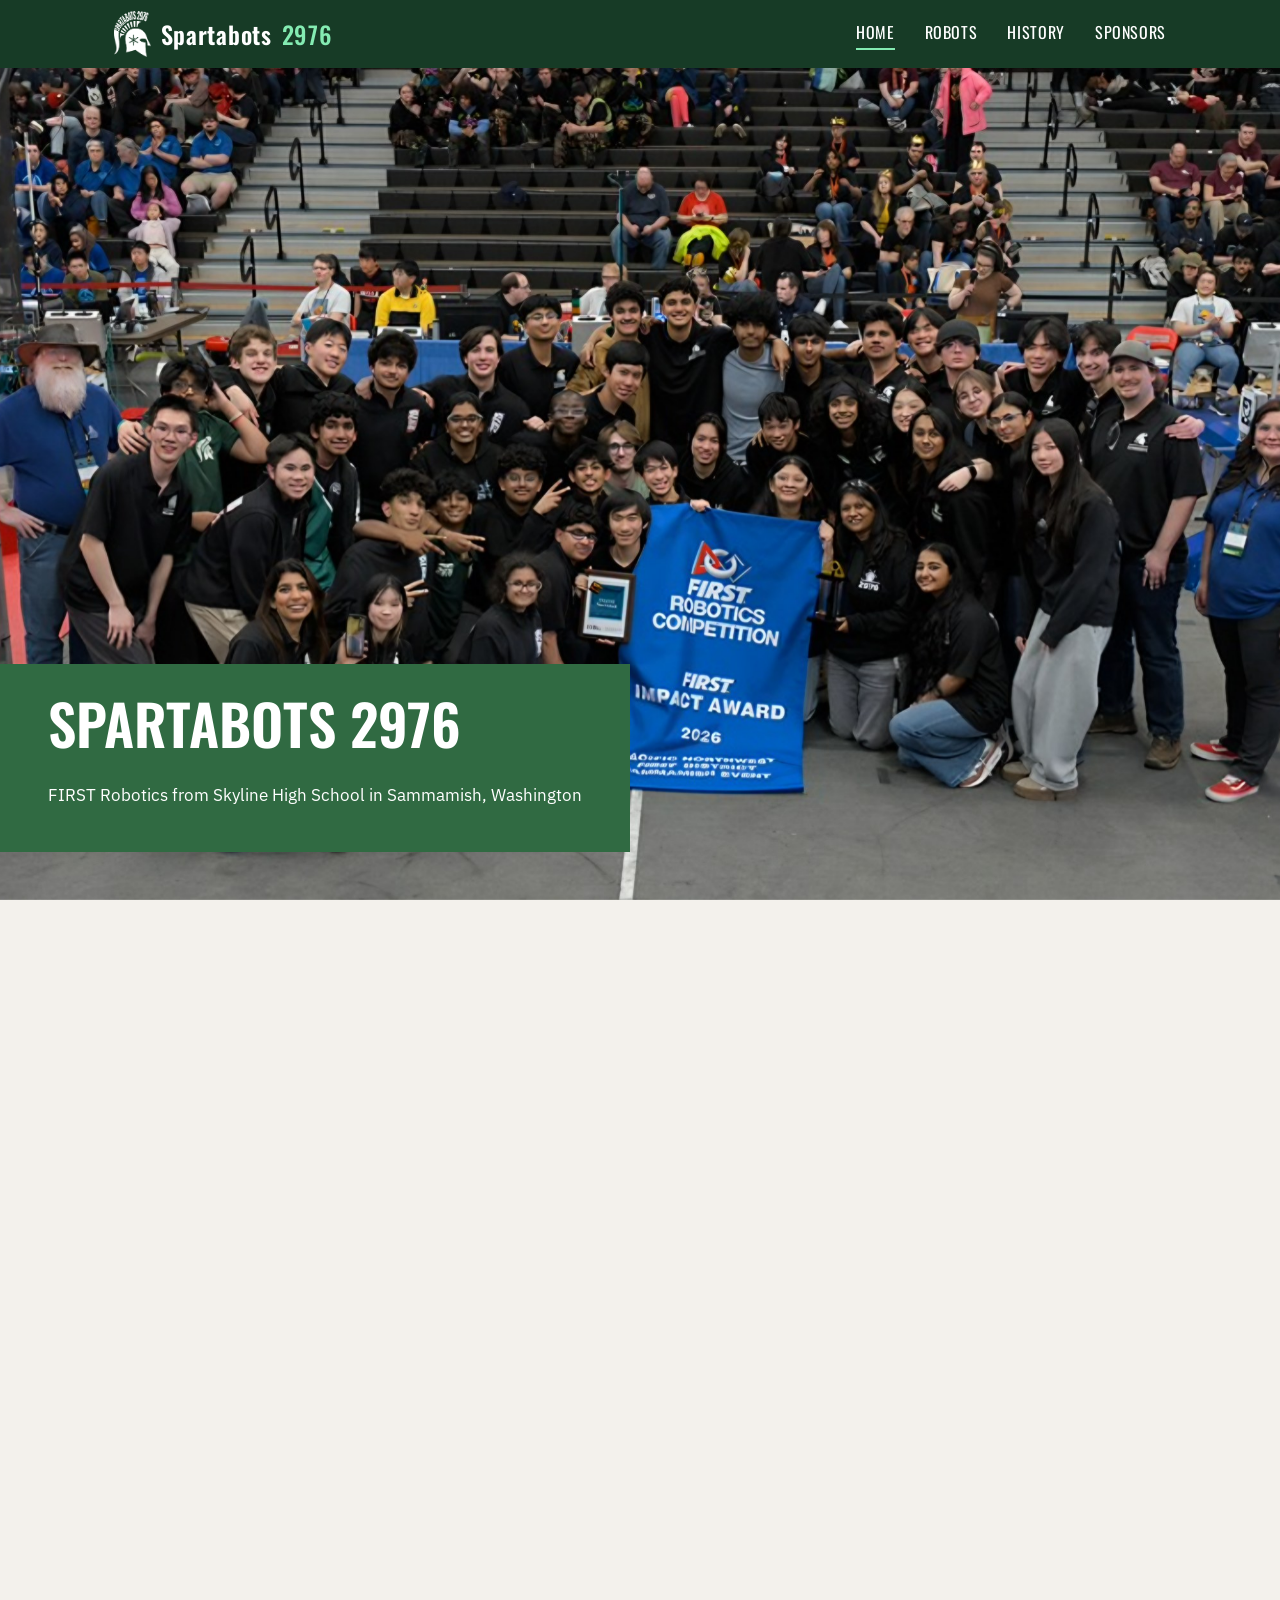
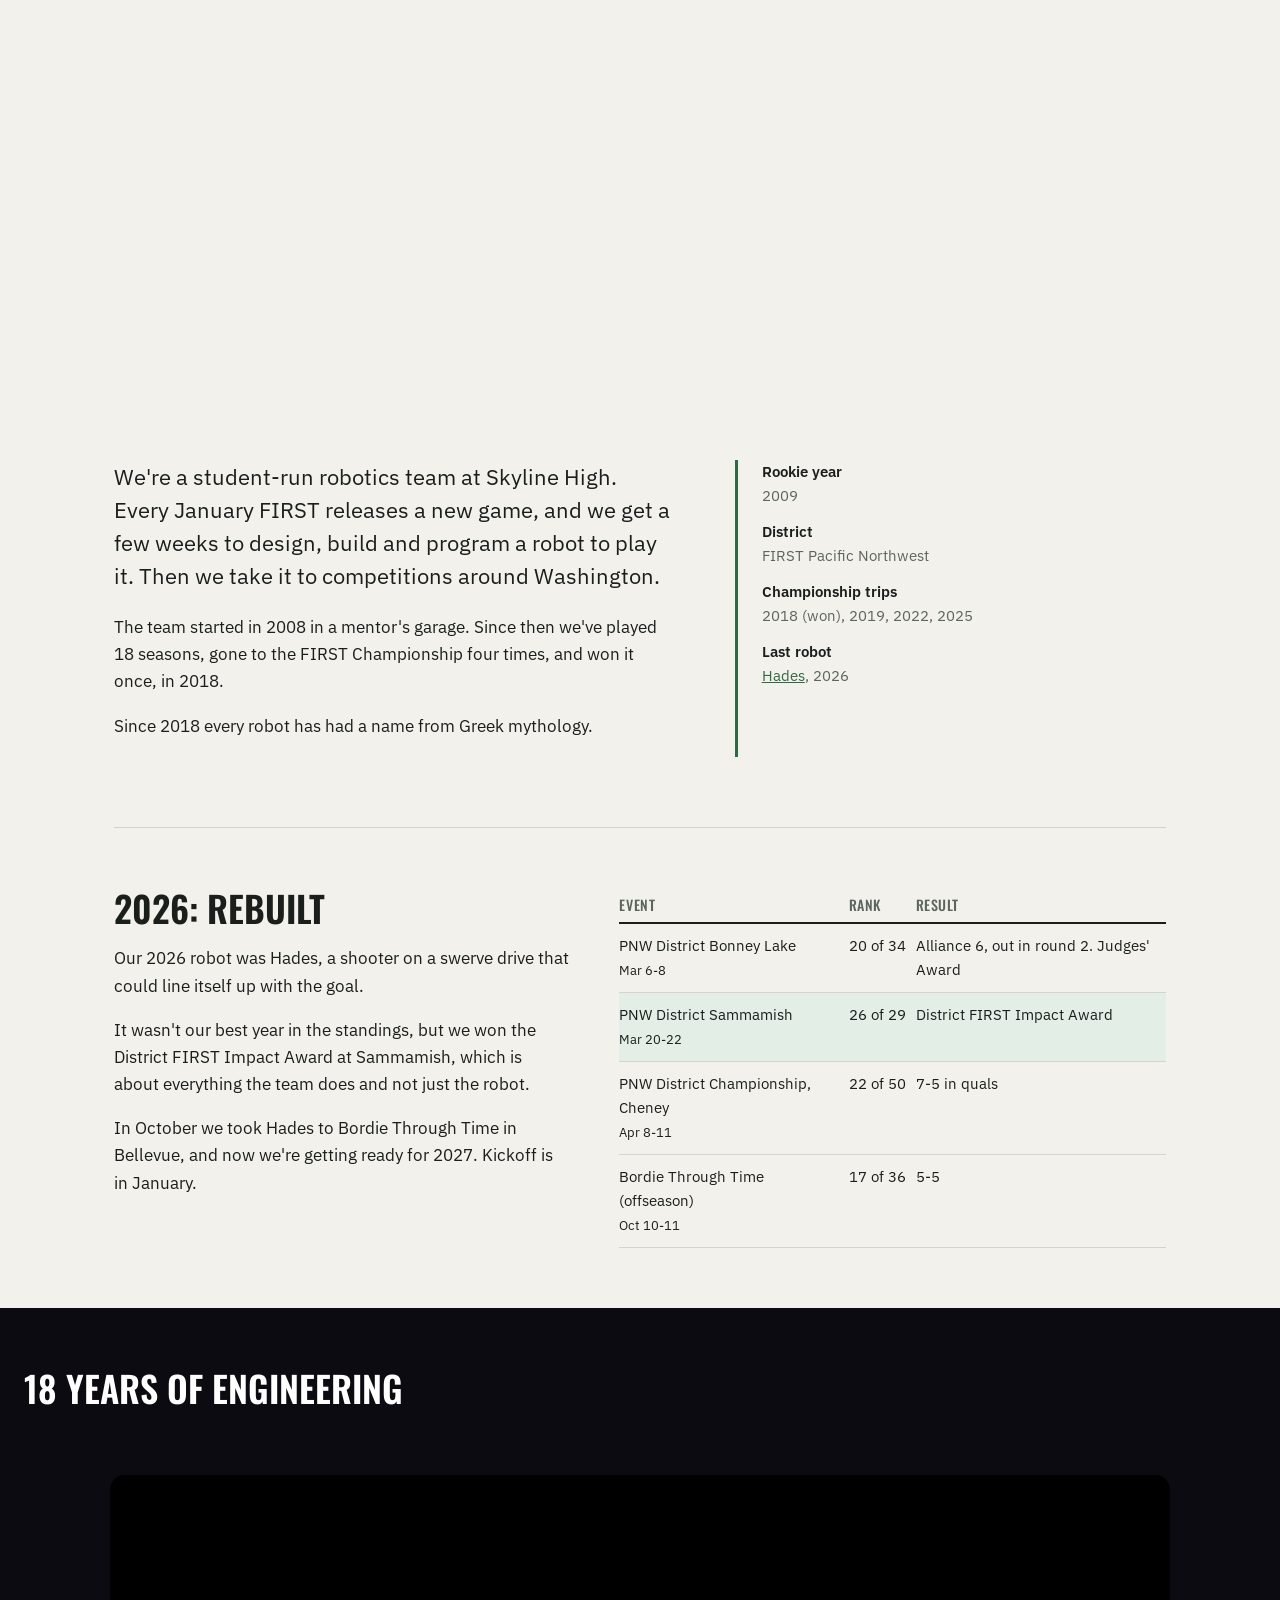
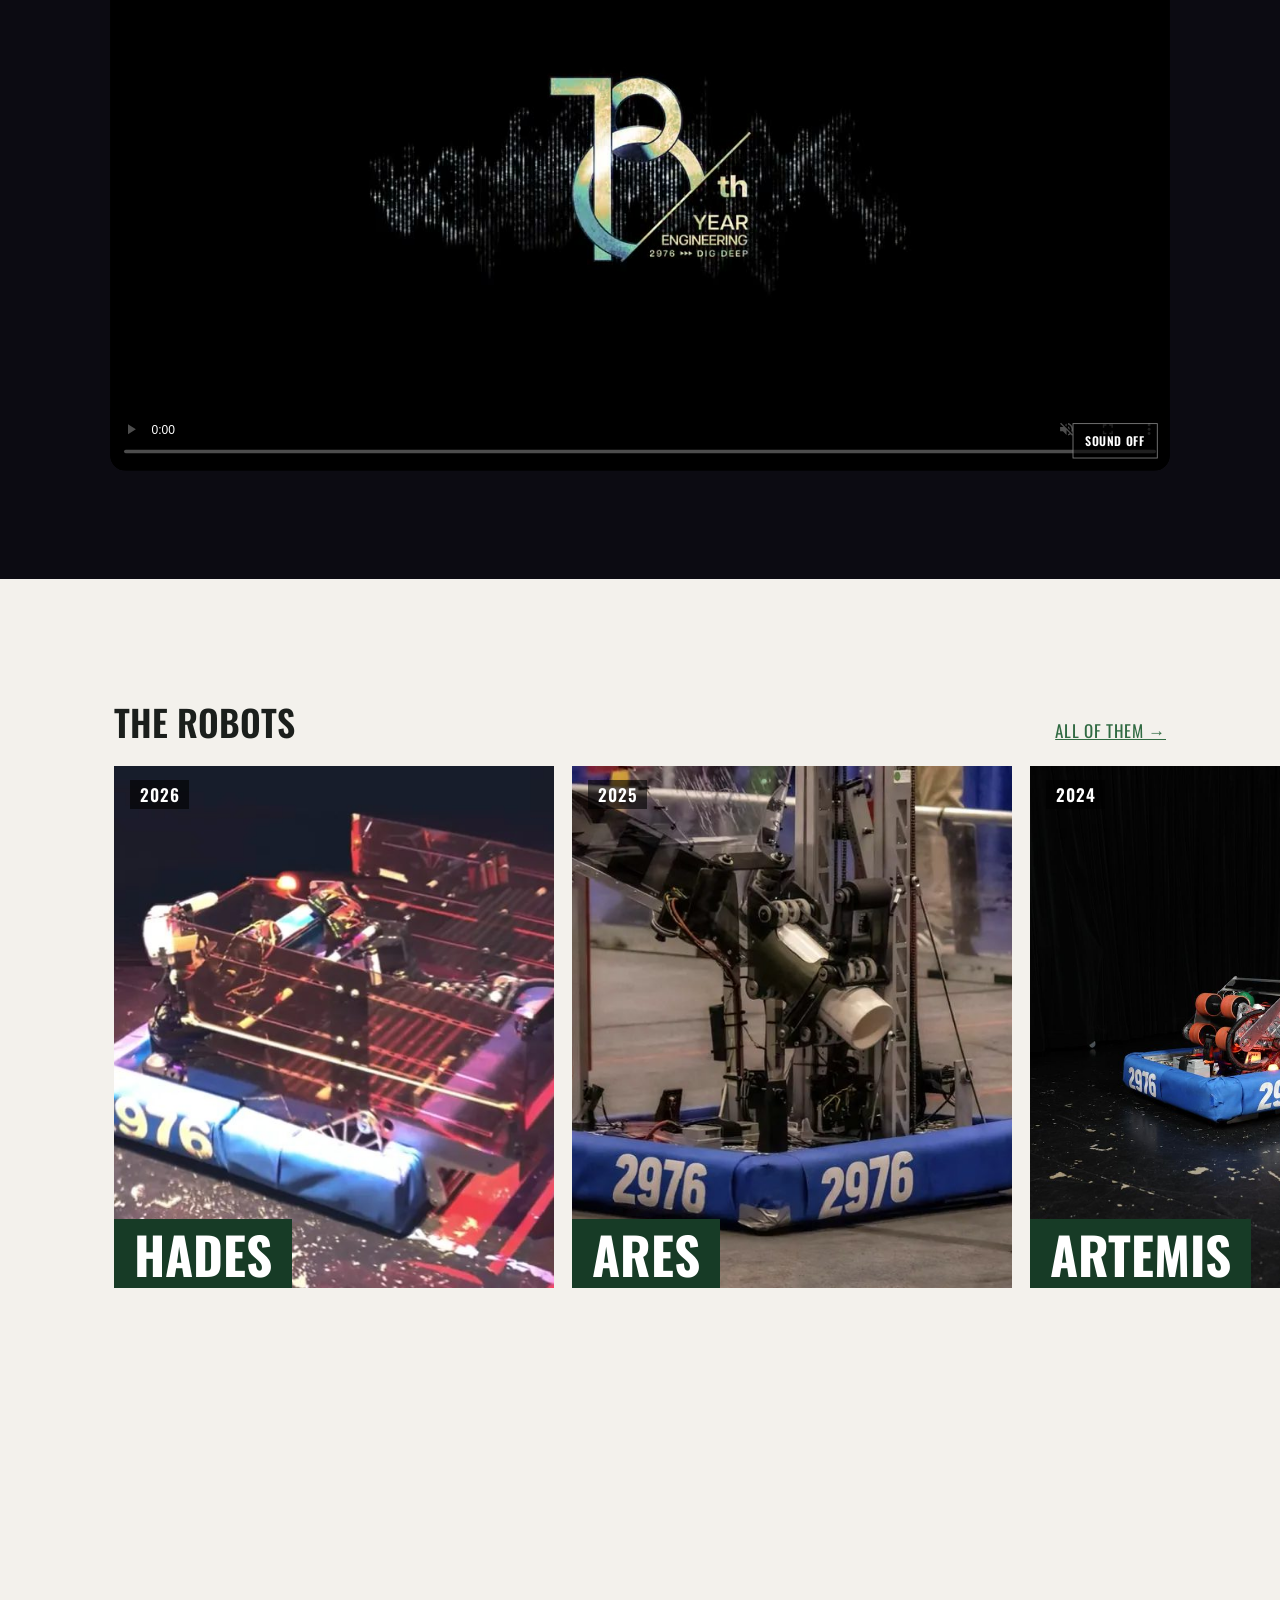
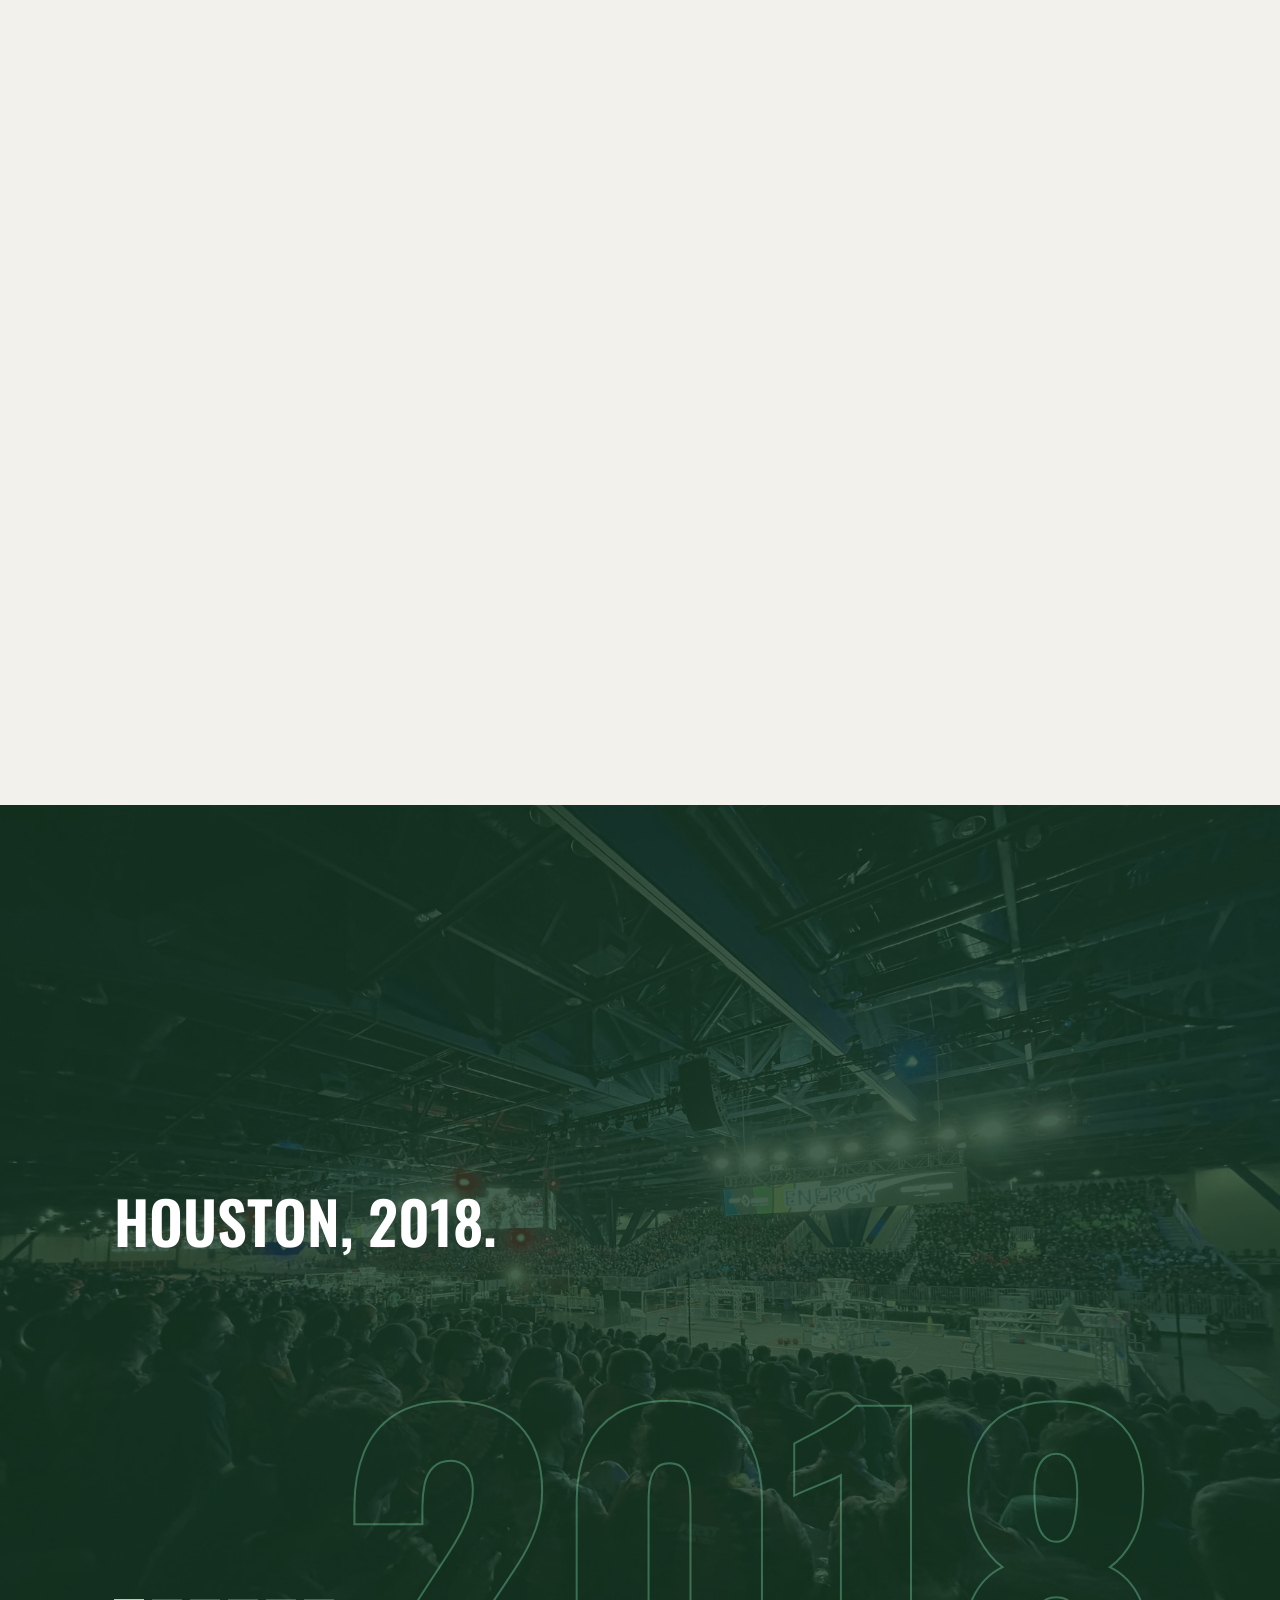
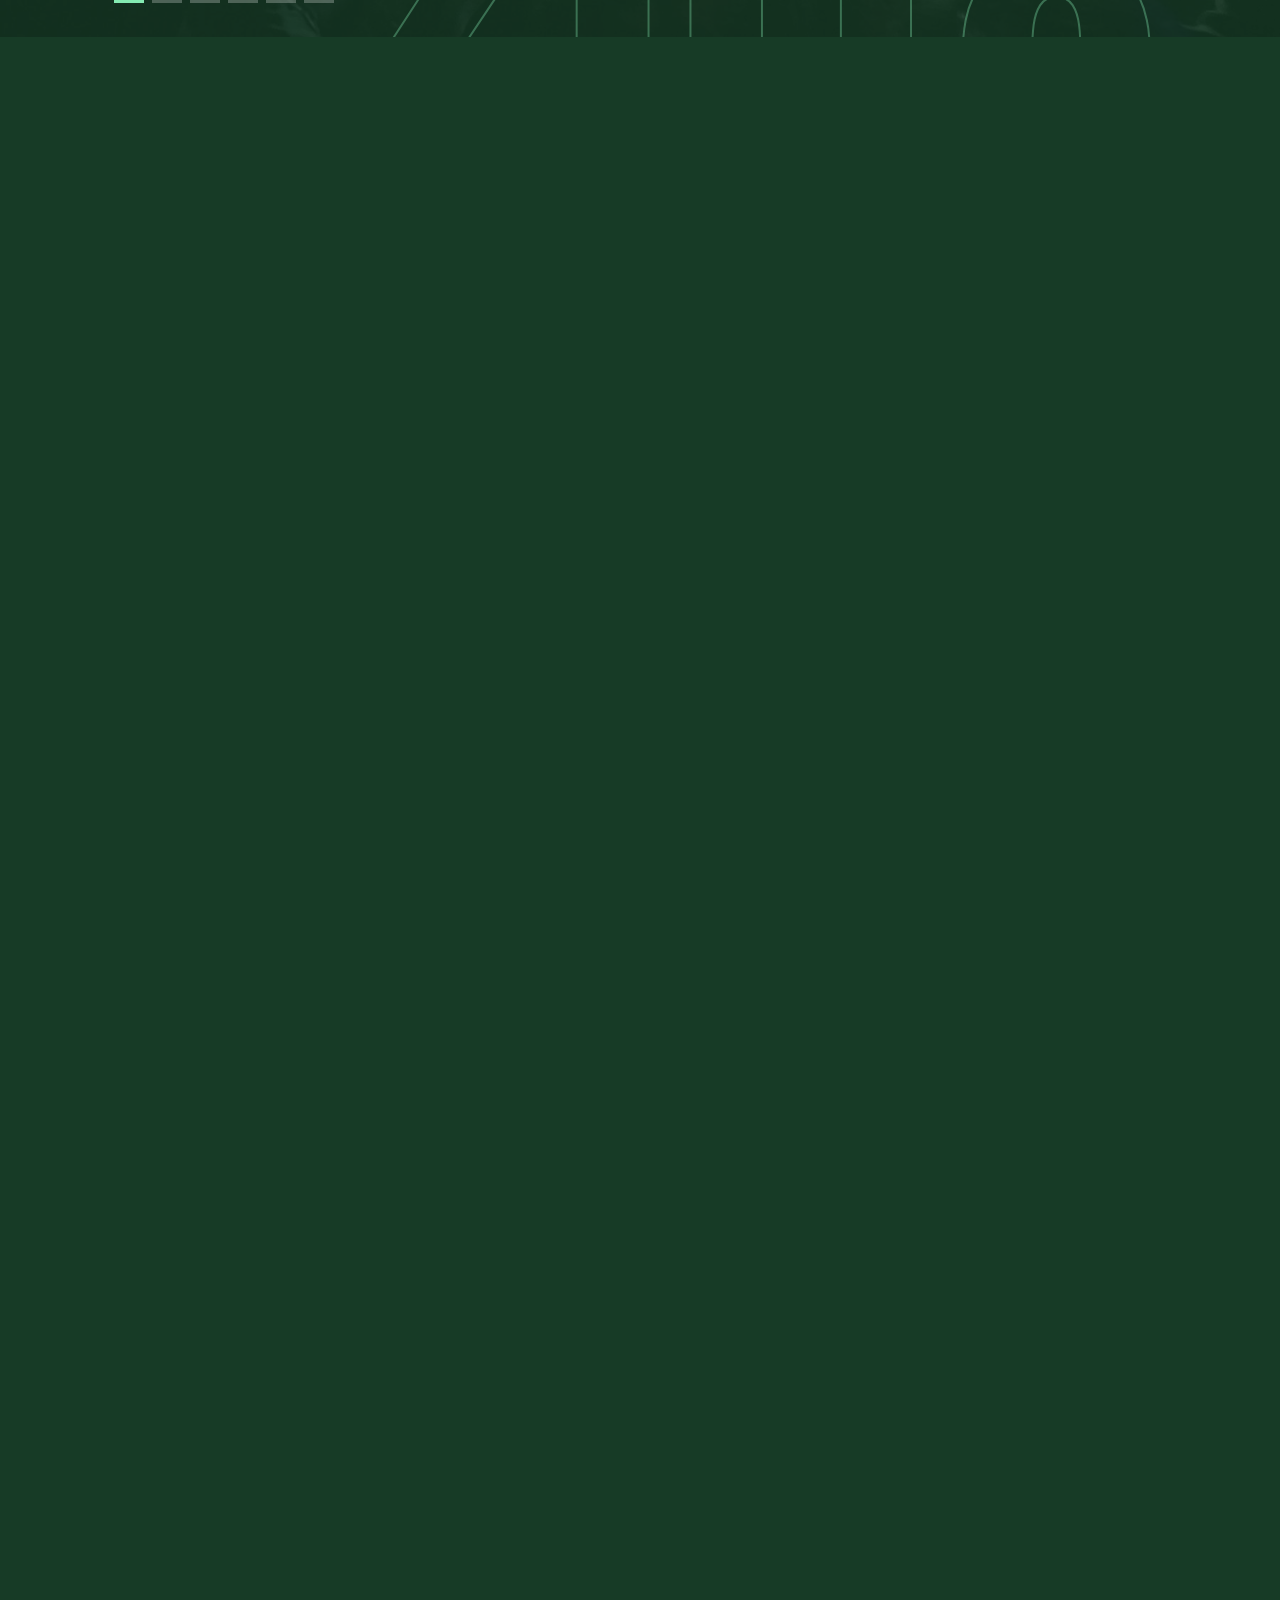
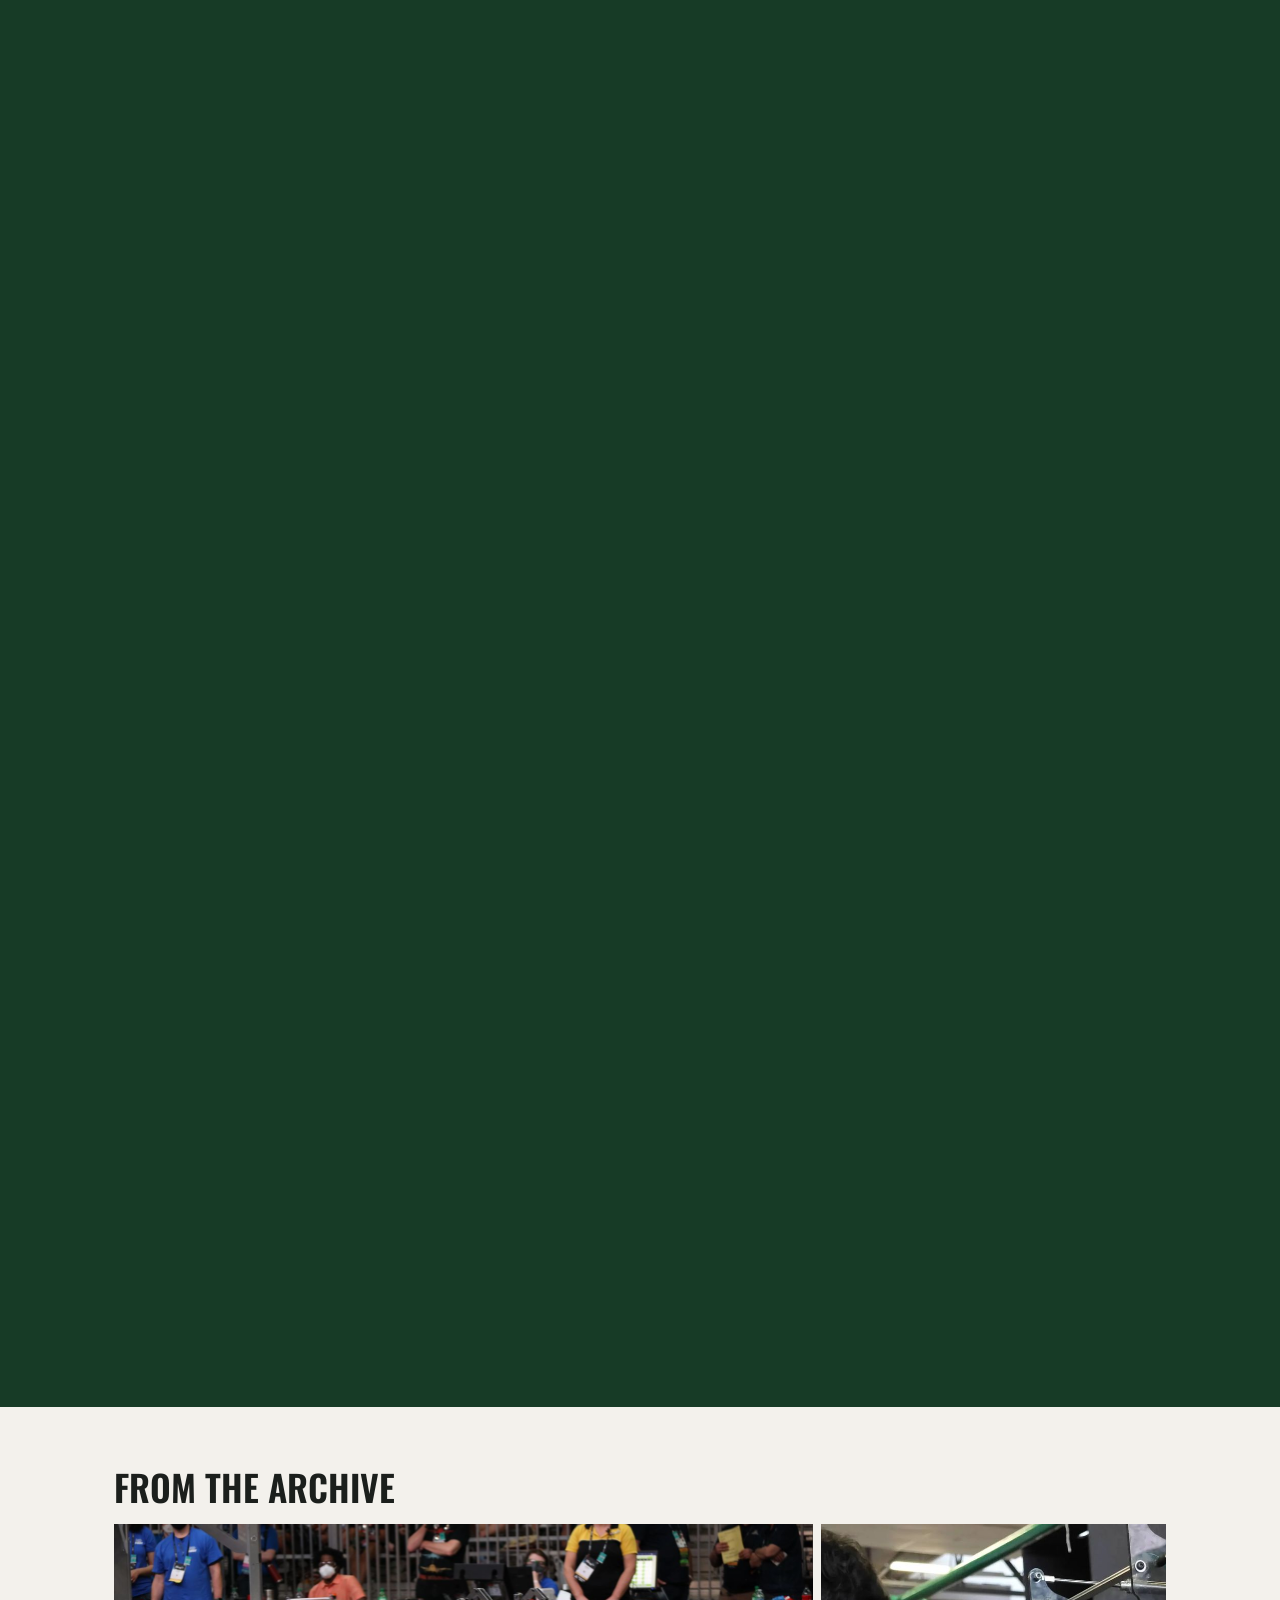
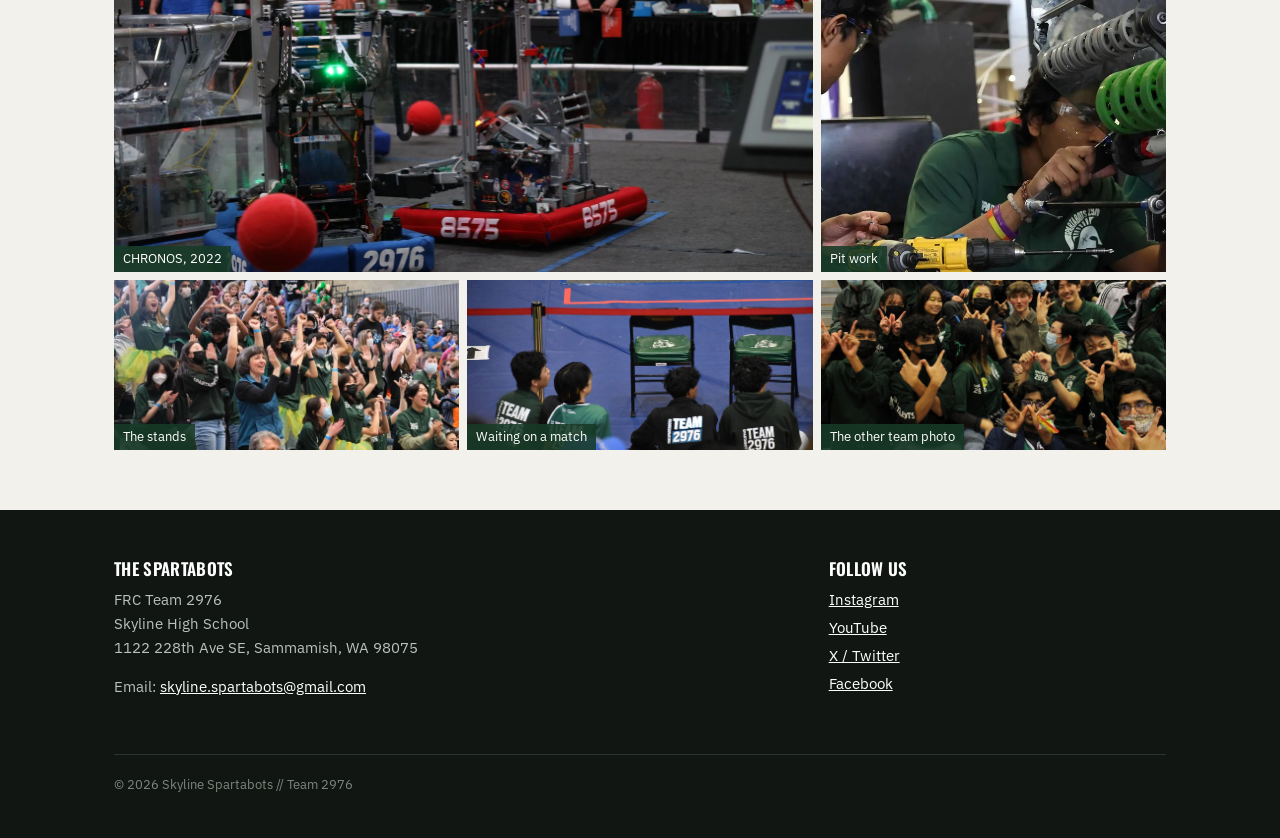
<file: index.html>
<!DOCTYPE html>
<html lang="en">
<head>
  <meta charset="utf-8">
  <meta name="viewport" content="width=device-width, initial-scale=1">
  <title>The Spartabots | FRC Team 2976</title>
  <meta name="description" content="FRC Team 2976, the Spartabots. Student-run robotics at Skyline High School in Sammamish, WA. 2018 FIRST Champions.">
  <meta name="theme-color" content="#173b26">
  <link rel="icon" href="img/helmet.png">
  <link rel="stylesheet" href="css/style.css">
</head>
<body>

<header class="top">
  <div class="wrap">
    <a class="brand" href="index.html"><img src="img/helmet.png" alt="">Spartabots <span>2976</span></a>
    <button class="menu-btn" aria-expanded="false">Menu</button>
    <nav class="nav">
      <a href="index.html" class="here">Home</a>
      <a href="robots.html">Robots</a>
      <a href="history.html">History</a>
      <a href="sponsors.html">Sponsors</a>
    </nav>
  </div>
</header>

<div class="hero-stage">
<div class="hero">
  <div class="hero-pic"><img src="img/team-2026.jpg" alt="The Spartabots with their 2026 FIRST Impact Award banner at the Sammamish event"></div>
  <div class="hero-lines" aria-hidden="true">
    <p style="--at: .2">Student-run since 2008.</p>
    <p style="--at: .4">Eighteen seasons.</p>
    <p style="--at: .6"><span>One world title.</span></p>
  </div>
  <div class="tag">
    <h1>Spartabots 2976</h1>
    <p>FIRST Robotics from Skyline High School in Sammamish, Washington</p>
  </div>
</div>
</div>

<div class="wrap">
  <div class="intro">
    <div class="reveal">
      <p class="lead">We're a student-run robotics team at Skyline High. Every January FIRST releases a new game, and we get a few weeks to design, build and program a robot to play it. Then we take it to competitions around Washington.</p>
      <p>The team started in 2008 in a mentor's garage. Since then we've played 18 seasons, gone to the FIRST Championship four times, and won it once, in 2018.</p>
      <p>Since 2018 every robot has had a name from Greek mythology.</p>
    </div>
    <aside class="reveal">
      <dl>
        <dt>Rookie year</dt>
        <dd>2009</dd>
        <dt>District</dt>
        <dd>FIRST Pacific Northwest</dd>
        <dt>Championship trips</dt>
        <dd>2018 (won), 2019, 2022, 2025</dd>
        <dt>Last robot</dt>
        <dd><a href="robots.html#hades">Hades</a>, 2026</dd>
      </dl>
    </aside>
  </div>

  <section class="block">
    <div class="season">
      <div class="reveal">
        <h2>2026: REBUILT</h2>
        <p>Our 2026 robot was Hades, a shooter on a swerve drive that could line itself up with the goal.</p>
        <p>It wasn't our best year in the standings, but we won the District FIRST Impact Award at Sammamish, which is about everything the team does and not just the robot.</p>
        <p>In October we took Hades to Bordie Through Time in Bellevue, and now we're getting ready for 2027. Kickoff is in January.</p>
      </div>
      <div class="reveal">
        <table class="results">
          <thead>
            <tr><th>Event</th><th>Rank</th><th>Result</th></tr>
          </thead>
          <tbody>
            <tr>
              <td>PNW District Bonney Lake<br><small>Mar 6-8</small></td>
              <td class="num">20 of 34</td>
              <td>Alliance 6, out in round 2. Judges' Award</td>
            </tr>
            <tr class="big">
              <td>PNW District Sammamish<br><small>Mar 20-22</small></td>
              <td class="num">26 of 29</td>
              <td>District FIRST Impact Award</td>
            </tr>
            <tr>
              <td>PNW District Championship, Cheney<br><small>Apr 8-11</small></td>
              <td class="num">22 of 50</td>
              <td>7-5 in quals</td>
            </tr>
            <tr>
              <td>Bordie Through Time (offseason)<br><small>Oct 10-11</small></td>
              <td class="num">17 of 36</td>
              <td>5-5</td>
            </tr>
          </tbody>
        </table>
      </div>
    </div>
  </section>
</div>

<section class="reel">
  <div class="wrap">
    <h2>18 Years of Engineering</h2>
    <div class="reel-box reveal">
      <video src="video/team-video.mp4" poster="video/team-video-poster.jpg" data-loop-from="0" playsinline preload="none"
             tabindex="0" aria-label="Team video, click to pause or play" disableremoteplayback x-webkit-airplay="deny"></video>
      <span class="paused-icon" aria-hidden="true"><i></i><i></i></span>
      <button class="sound-btn" aria-pressed="true">Sound on</button>
    </div>
  </div>
</section>

<section class="lineup">
  <div class="lineup-pin">
    <div class="wrap lineup-head">
      <h2>The robots</h2>
      <a href="robots.html">All of them &rarr;</a>
    </div>
    <div class="lineup-track">
      <a class="card" href="robots.html#hades"><img src="img/hades.jpg" alt="" loading="lazy"><span class="card-year">2026</span><span class="card-name">Hades</span></a>
      <a class="card" href="robots.html#ares"><img src="img/ares.jpg" alt="" loading="lazy"><span class="card-year">2025</span><span class="card-name">Ares</span></a>
      <a class="card" href="robots.html#artemis"><img src="img/artemis.jpg" alt="" loading="lazy"><span class="card-year">2024</span><span class="card-name">Artemis</span></a>
      <a class="card" href="robots.html#zeus"><img src="img/zeus.jpg" alt="" loading="lazy"><span class="card-year">2023</span><span class="card-name">Zeus</span></a>
      <a class="card" href="robots.html#chronos"><img src="img/chronos.jpg" alt="" loading="lazy"><span class="card-year">2022</span><span class="card-name">Chronos</span></a>
      <a class="card" href="robots.html#olympus"><img src="img/olympus.jpg" alt="" loading="lazy"><span class="card-year">2020</span><span class="card-name">Olympus</span></a>
      <a class="card" href="robots.html#khaos"><img src="img/khaos.jpg" alt="" loading="lazy"><span class="card-year">2019</span><span class="card-name">Khaos</span></a>
      <a class="card" href="robots.html#hermes"><img src="img/hermes.jpg" alt="" loading="lazy"><span class="card-year">2018</span><span class="card-name">Hermes</span></a>
    </div>
  </div>
</section>

<section class="story">
  <div class="story-pin">
    <img class="story-bg" src="img/champs-arena.jpg" alt="" loading="lazy">
    <div class="story-year" aria-hidden="true">2018</div>
    <div class="wrap story-steps">
      <p class="step">Houston, 2018.</p>
      <p class="step">We finished 18th of 68 in the Hopper division.</p>
      <p class="step">Then 254 picked us.</p>
      <p class="step">6-0 through the Hopper playoffs.</p>
      <p class="step">Undefeated on Einstein.</p>
      <div class="step">
        <h2>World champions.</h2>
        <p>HERMES, on an alliance with 254, 148 and 3075. <a href="history.html#y2018">The whole story</a></p>
      </div>
    </div>
    <ol class="story-ticks" aria-hidden="true"><li></li><li></li><li></li><li></li><li></li><li></li></ol>
  </div>
</section>

<div class="wrap">
  <section class="block" style="border-top:0">
    <h2>From the archive</h2>
    <div class="photos">
      <figure class="a reveal"><img data-depth=".1" src="img/chronos-match.jpg" alt="CHRONOS on the field with a red cargo ball in front of it" loading="lazy"><figcaption>CHRONOS, 2022</figcaption></figure>
      <figure class="b reveal"><img data-depth=".1" src="img/build.jpg" alt="A student wiring part of the robot in the pit" loading="lazy"><figcaption>Pit work</figcaption></figure>
      <figure class="c reveal"><img data-depth=".1" src="img/stands.jpg" alt="Team members cheering in the stands" loading="lazy"><figcaption>The stands</figcaption></figure>
      <figure class="d reveal"><img data-depth=".1" src="img/watching.jpg" alt="Students in Team 2976 jackets watching a match" loading="lazy"><figcaption>Waiting on a match</figcaption></figure>
      <figure class="e reveal"><img data-depth=".1" src="img/silly.jpg" alt="Team members making hand signs at the camera" loading="lazy"><figcaption>The other team photo</figcaption></figure>
    </div>
  </section>
</div>

<footer class="foot">
  <div class="wrap">
    <div>
      <h3>The Spartabots</h3>
      <p>FRC Team 2976<br>Skyline High School<br>1122 228th Ave SE, Sammamish, WA 98075</p>
      <p>Email: <a href="mailto:skyline.spartabots@gmail.com">skyline.spartabots@gmail.com</a></p>
    </div>
    <div>
      <h3>Follow us</h3>
      <ul>
        <li><a href="https://www.instagram.com/spartabots2976/">Instagram</a></li>
        <li><a href="https://www.youtube.com/spartabots">YouTube</a></li>
        <li><a href="https://x.com/spartabots">X / Twitter</a></li>
        <li><a href="https://www.facebook.com/spartabots">Facebook</a></li>
      </ul>
    </div>
    <p class="fine">&copy; <span id="year">2026</span> Skyline Spartabots // Team 2976</p>
  </div>
</footer>

<script src="js/main.js"></script>
</body>
</html>
</file>
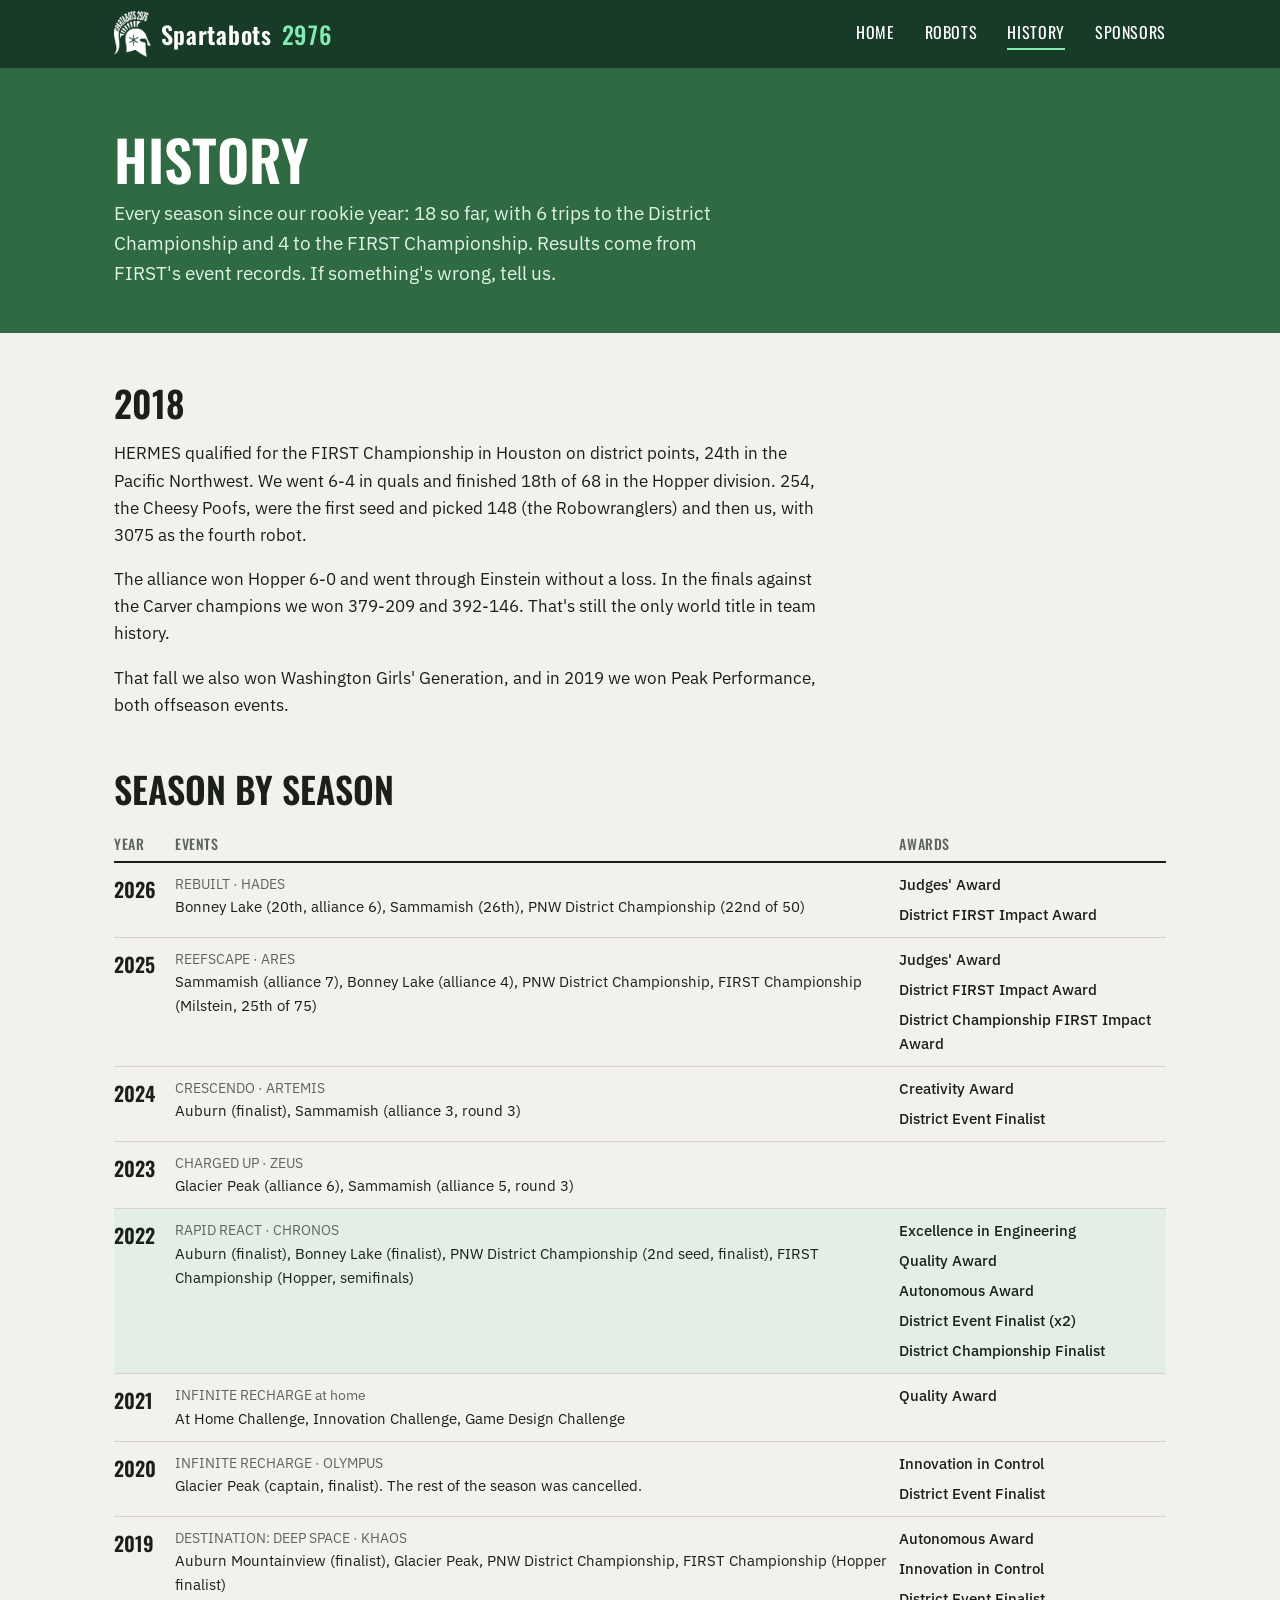
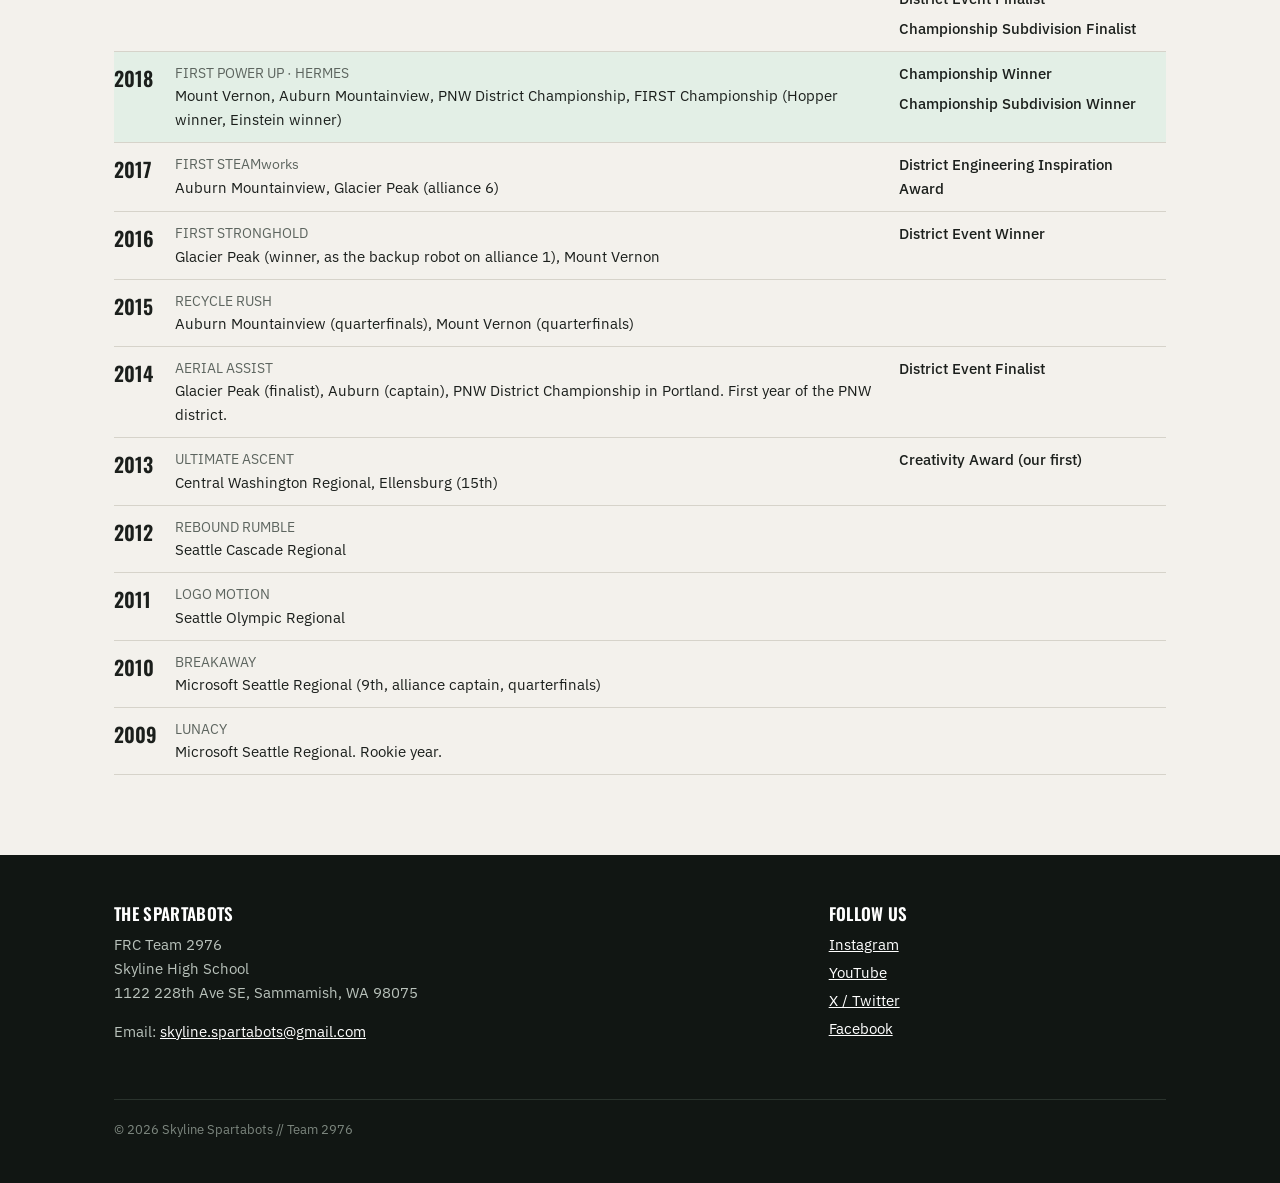
<file: history.html>
<!DOCTYPE html>
<html lang="en">
<head>
  <meta charset="utf-8">
  <meta name="viewport" content="width=device-width, initial-scale=1">
  <title>History | The Spartabots 2976</title>
  <meta name="description" content="Every Spartabots season since 2009: events, results and awards.">
  <meta name="theme-color" content="#173b26">
  <link rel="icon" href="img/helmet.png">
  <link rel="stylesheet" href="css/style.css">
</head>
<body>

<header class="top">
  <div class="wrap">
    <a class="brand" href="index.html"><img src="img/helmet.png" alt="">Spartabots <span>2976</span></a>
    <button class="menu-btn" aria-expanded="false">Menu</button>
    <nav class="nav">
      <a href="index.html">Home</a>
      <a href="robots.html">Robots</a>
      <a href="history.html" class="here">History</a>
      <a href="sponsors.html">Sponsors</a>
    </nav>
  </div>
</header>

<div class="page-head">
  <div class="wrap">
    <h1>History</h1>
    <p>Every season since our rookie year: 18 so far, with 6 trips to the District Championship and 4 to the FIRST Championship. Results come from FIRST's event records. If something's wrong, tell us.</p>
  </div>
</div>

<div class="wrap content">

  <div class="narrow reveal" id="y2018">
    <h2>2018</h2>
    <p>HERMES qualified for the FIRST Championship in Houston on district points, 24th in the Pacific Northwest. We went 6-4 in quals and finished 18th of 68 in the Hopper division. 254, the Cheesy Poofs, were the first seed and picked 148 (the Robowranglers) and then us, with 3075 as the fourth robot.</p>
    <p>The alliance won Hopper 6-0 and went through Einstein without a loss. In the finals against the Carver champions we won 379-209 and 392-146. That's still the only world title in team history.</p>
    <p>That fall we also won Washington Girls' Generation, and in 2019 we won Peak Performance, both offseason events.</p>
  </div>

  <h2 style="margin-top:50px">Season by season</h2>
  <div class="table-scroll">
    <table class="results history-table">
      <thead>
        <tr><th>Year</th><th>Events</th><th>Awards</th></tr>
      </thead>
      <tbody>
        <tr class="reveal">
          <td>2026</td>
          <td><span class="game">REBUILT &middot; HADES</span>Bonney Lake (20th, alliance 6), Sammamish (26th), PNW District Championship (22nd of 50)</td>
          <td><span class="award">Judges' Award</span><span class="award">District FIRST Impact Award</span></td>
        </tr>
        <tr class="reveal">
          <td>2025</td>
          <td><span class="game">REEFSCAPE &middot; ARES</span>Sammamish (alliance 7), Bonney Lake (alliance 4), PNW District Championship, FIRST Championship (Milstein, 25th of 75)</td>
          <td><span class="award">Judges' Award</span><span class="award">District FIRST Impact Award</span><span class="award">District Championship FIRST Impact Award</span></td>
        </tr>
        <tr class="reveal">
          <td>2024</td>
          <td><span class="game">CRESCENDO &middot; ARTEMIS</span>Auburn (finalist), Sammamish (alliance 3, round 3)</td>
          <td><span class="award">Creativity Award</span><span class="award">District Event Finalist</span></td>
        </tr>
        <tr class="reveal">
          <td>2023</td>
          <td><span class="game">CHARGED UP &middot; ZEUS</span>Glacier Peak (alliance 6), Sammamish (alliance 5, round 3)</td>
          <td>&nbsp;</td>
        </tr>
        <tr class="big reveal">
          <td>2022</td>
          <td><span class="game">RAPID REACT &middot; CHRONOS</span>Auburn (finalist), Bonney Lake (finalist), PNW District Championship (2nd seed, finalist), FIRST Championship (Hopper, semifinals)</td>
          <td><span class="award">Excellence in Engineering</span><span class="award">Quality Award</span><span class="award">Autonomous Award</span><span class="award">District Event Finalist (x2)</span><span class="award">District Championship Finalist</span></td>
        </tr>
        <tr class="reveal">
          <td>2021</td>
          <td><span class="game">INFINITE RECHARGE at home</span>At Home Challenge, Innovation Challenge, Game Design Challenge</td>
          <td><span class="award">Quality Award</span></td>
        </tr>
        <tr class="reveal">
          <td>2020</td>
          <td><span class="game">INFINITE RECHARGE &middot; OLYMPUS</span>Glacier Peak (captain, finalist). The rest of the season was cancelled.</td>
          <td><span class="award">Innovation in Control</span><span class="award">District Event Finalist</span></td>
        </tr>
        <tr class="reveal">
          <td>2019</td>
          <td><span class="game">DESTINATION: DEEP SPACE &middot; KHAOS</span>Auburn Mountainview (finalist), Glacier Peak, PNW District Championship, FIRST Championship (Hopper finalist)</td>
          <td><span class="award">Autonomous Award</span><span class="award">Innovation in Control</span><span class="award">District Event Finalist</span><span class="award">Championship Subdivision Finalist</span></td>
        </tr>
        <tr class="big reveal">
          <td>2018</td>
          <td><span class="game">FIRST POWER UP &middot; HERMES</span>Mount Vernon, Auburn Mountainview, PNW District Championship, FIRST Championship (Hopper winner, Einstein winner)</td>
          <td><span class="award">Championship Winner</span><span class="award">Championship Subdivision Winner</span></td>
        </tr>
        <tr class="reveal">
          <td>2017</td>
          <td><span class="game">FIRST STEAMworks</span>Auburn Mountainview, Glacier Peak (alliance 6)</td>
          <td><span class="award">District Engineering Inspiration Award</span></td>
        </tr>
        <tr class="reveal">
          <td>2016</td>
          <td><span class="game">FIRST STRONGHOLD</span>Glacier Peak (winner, as the backup robot on alliance 1), Mount Vernon</td>
          <td><span class="award">District Event Winner</span></td>
        </tr>
        <tr class="reveal">
          <td>2015</td>
          <td><span class="game">RECYCLE RUSH</span>Auburn Mountainview (quarterfinals), Mount Vernon (quarterfinals)</td>
          <td>&nbsp;</td>
        </tr>
        <tr class="reveal">
          <td>2014</td>
          <td><span class="game">AERIAL ASSIST</span>Glacier Peak (finalist), Auburn (captain), PNW District Championship in Portland. First year of the PNW district.</td>
          <td><span class="award">District Event Finalist</span></td>
        </tr>
        <tr class="reveal">
          <td>2013</td>
          <td><span class="game">ULTIMATE ASCENT</span>Central Washington Regional, Ellensburg (15th)</td>
          <td><span class="award">Creativity Award (our first)</span></td>
        </tr>
        <tr class="reveal">
          <td>2012</td>
          <td><span class="game">REBOUND RUMBLE</span>Seattle Cascade Regional</td>
          <td>&nbsp;</td>
        </tr>
        <tr class="reveal">
          <td>2011</td>
          <td><span class="game">LOGO MOTION</span>Seattle Olympic Regional</td>
          <td>&nbsp;</td>
        </tr>
        <tr class="reveal">
          <td>2010</td>
          <td><span class="game">BREAKAWAY</span>Microsoft Seattle Regional (9th, alliance captain, quarterfinals)</td>
          <td>&nbsp;</td>
        </tr>
        <tr class="reveal">
          <td>2009</td>
          <td><span class="game">LUNACY</span>Microsoft Seattle Regional. Rookie year.</td>
          <td>&nbsp;</td>
        </tr>
      </tbody>
    </table>
  </div>

</div>

<footer class="foot">
  <div class="wrap">
    <div>
      <h3>The Spartabots</h3>
      <p>FRC Team 2976<br>Skyline High School<br>1122 228th Ave SE, Sammamish, WA 98075</p>
      <p>Email: <a href="mailto:skyline.spartabots@gmail.com">skyline.spartabots@gmail.com</a></p>
    </div>
    <div>
      <h3>Follow us</h3>
      <ul>
        <li><a href="https://www.instagram.com/spartabots2976/">Instagram</a></li>
        <li><a href="https://www.youtube.com/spartabots">YouTube</a></li>
        <li><a href="https://x.com/spartabots">X / Twitter</a></li>
        <li><a href="https://www.facebook.com/spartabots">Facebook</a></li>
      </ul>
    </div>
    <p class="fine">&copy; <span id="year">2026</span> Skyline Spartabots // Team 2976</p>
  </div>
</footer>

<script src="js/main.js"></script>
</body>
</html>
</file>
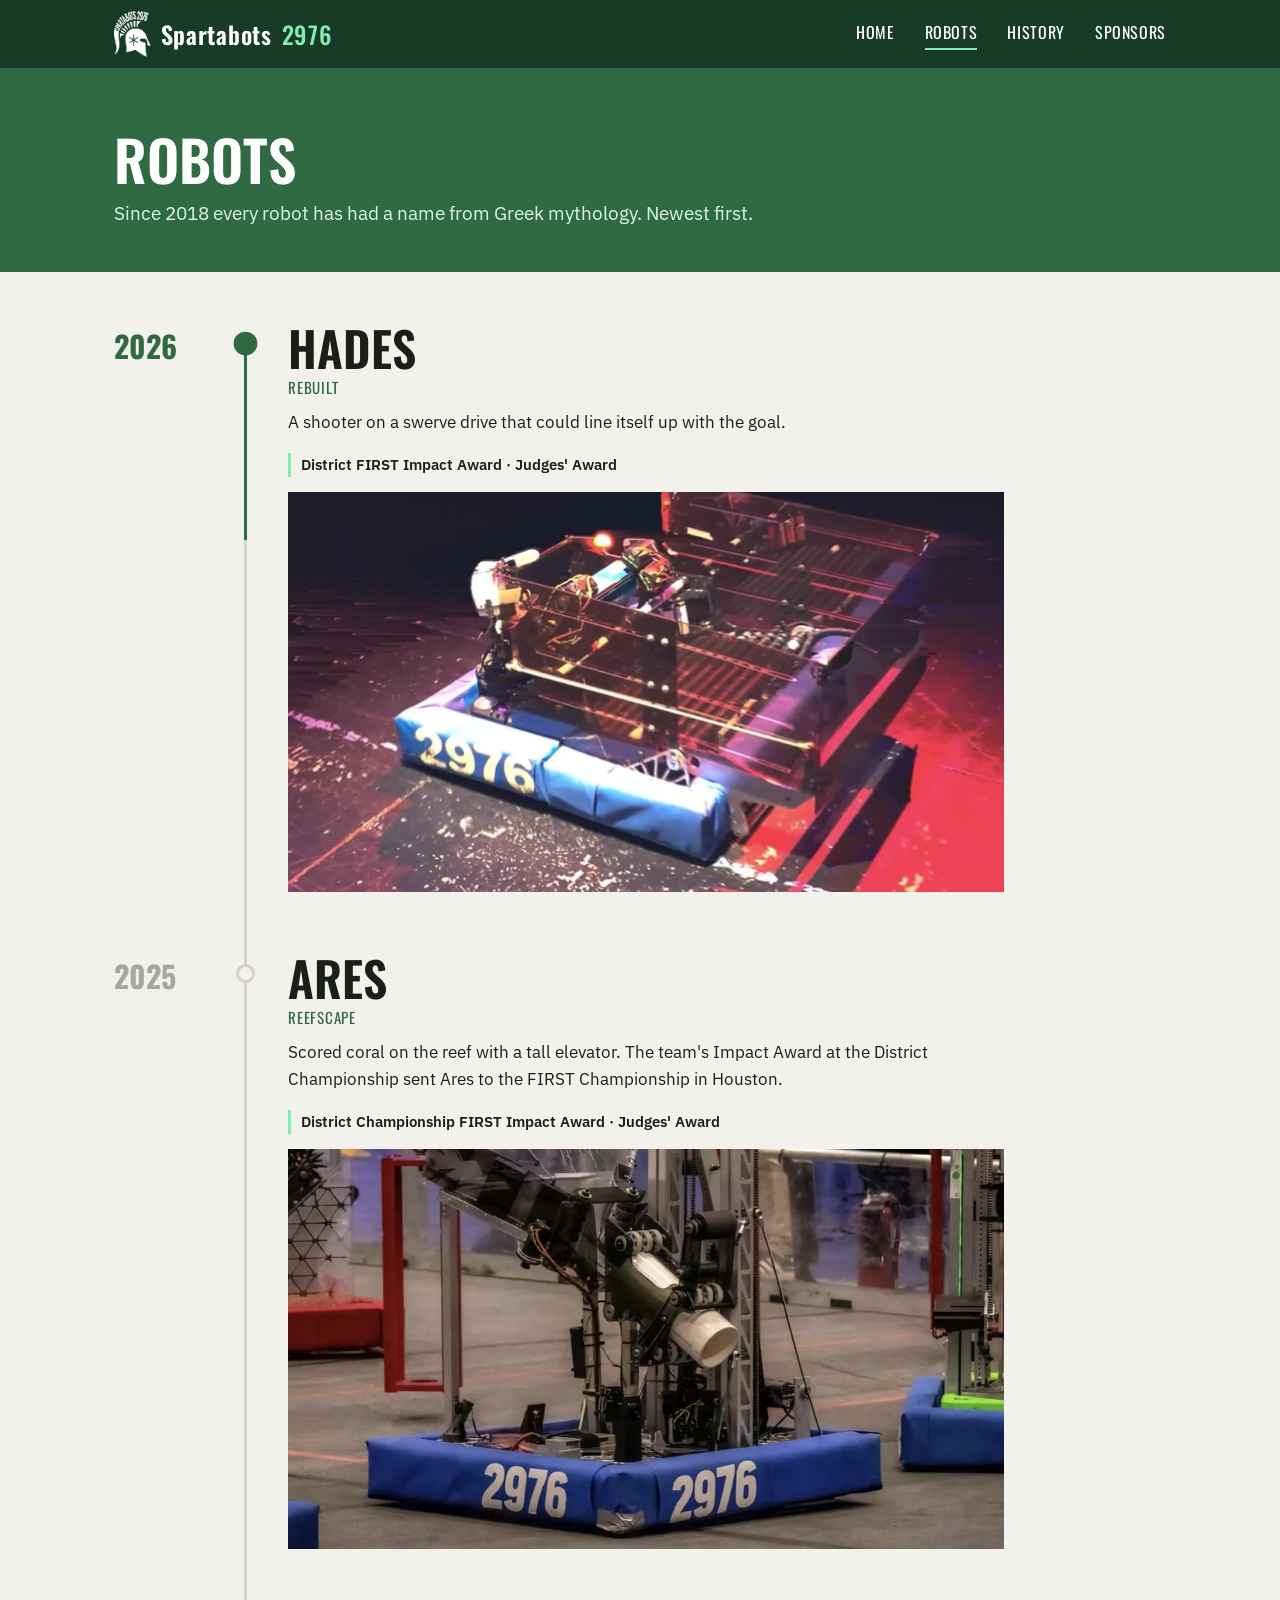
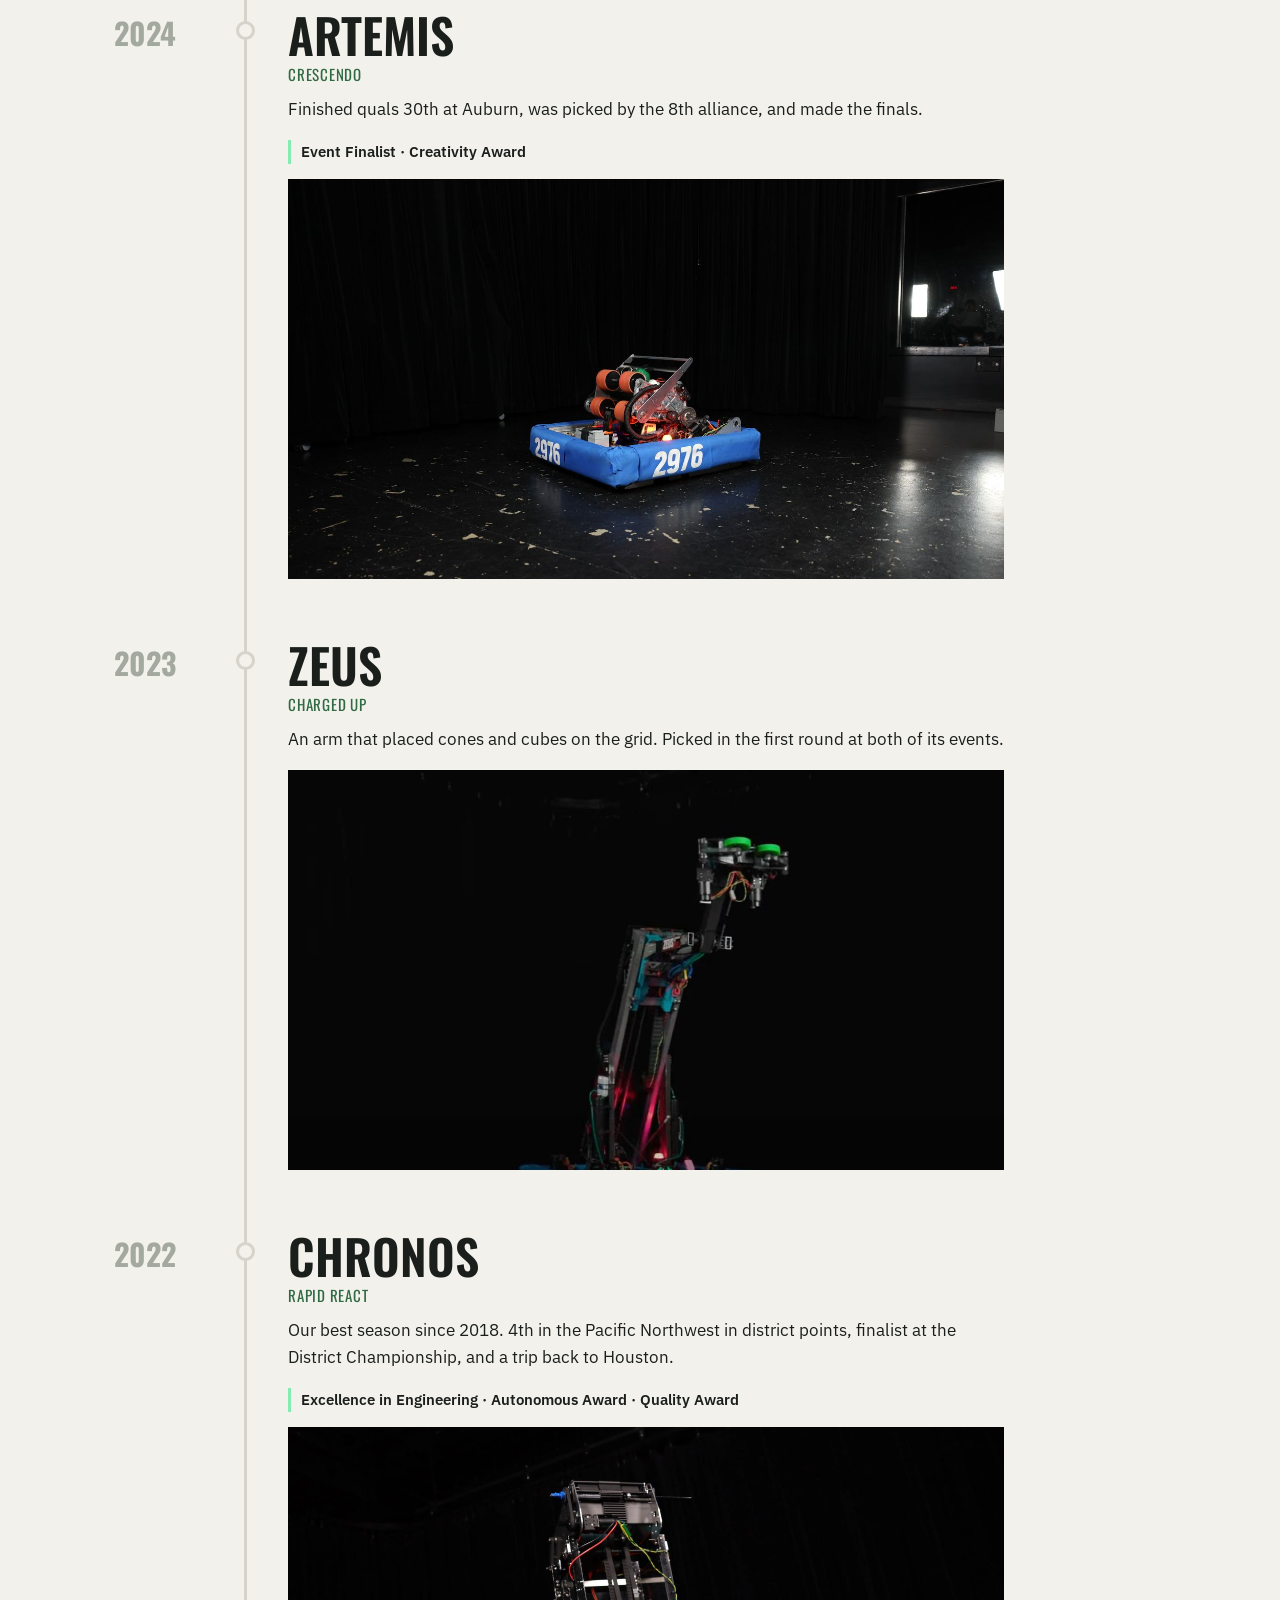
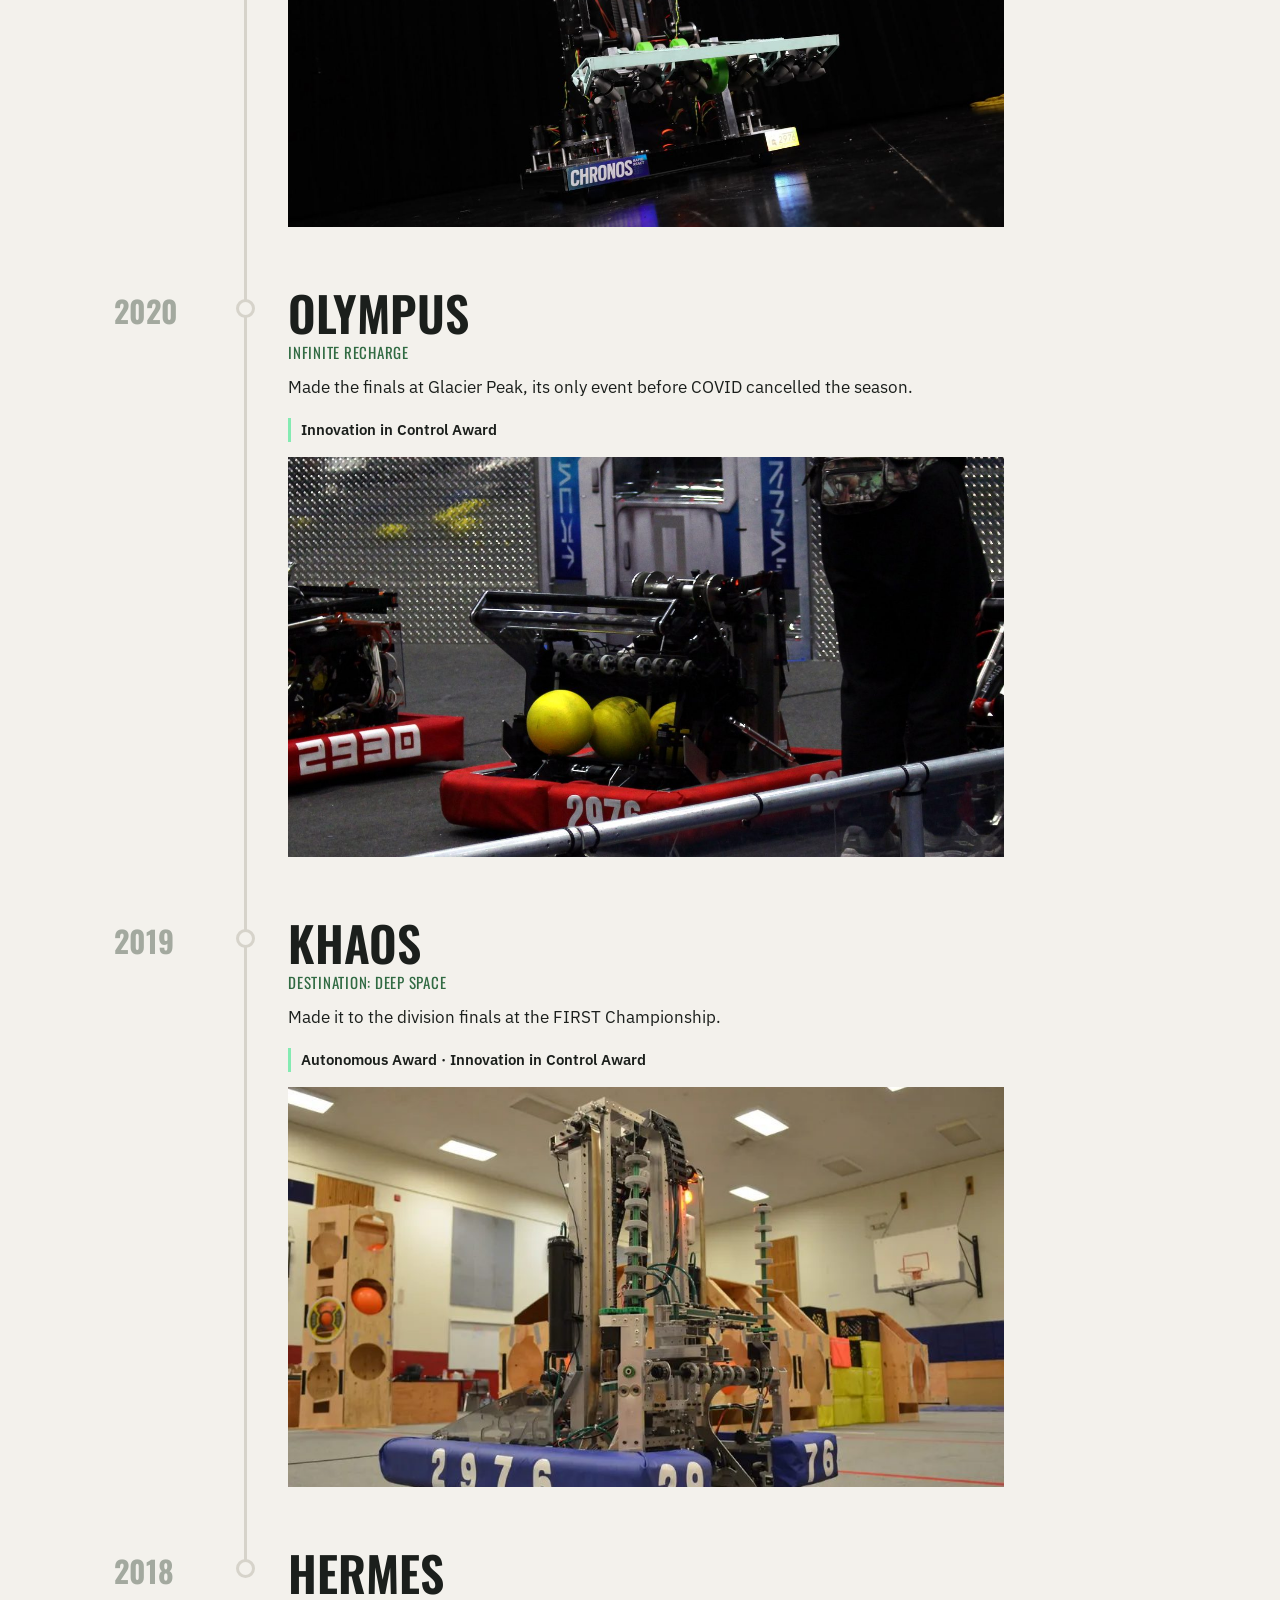
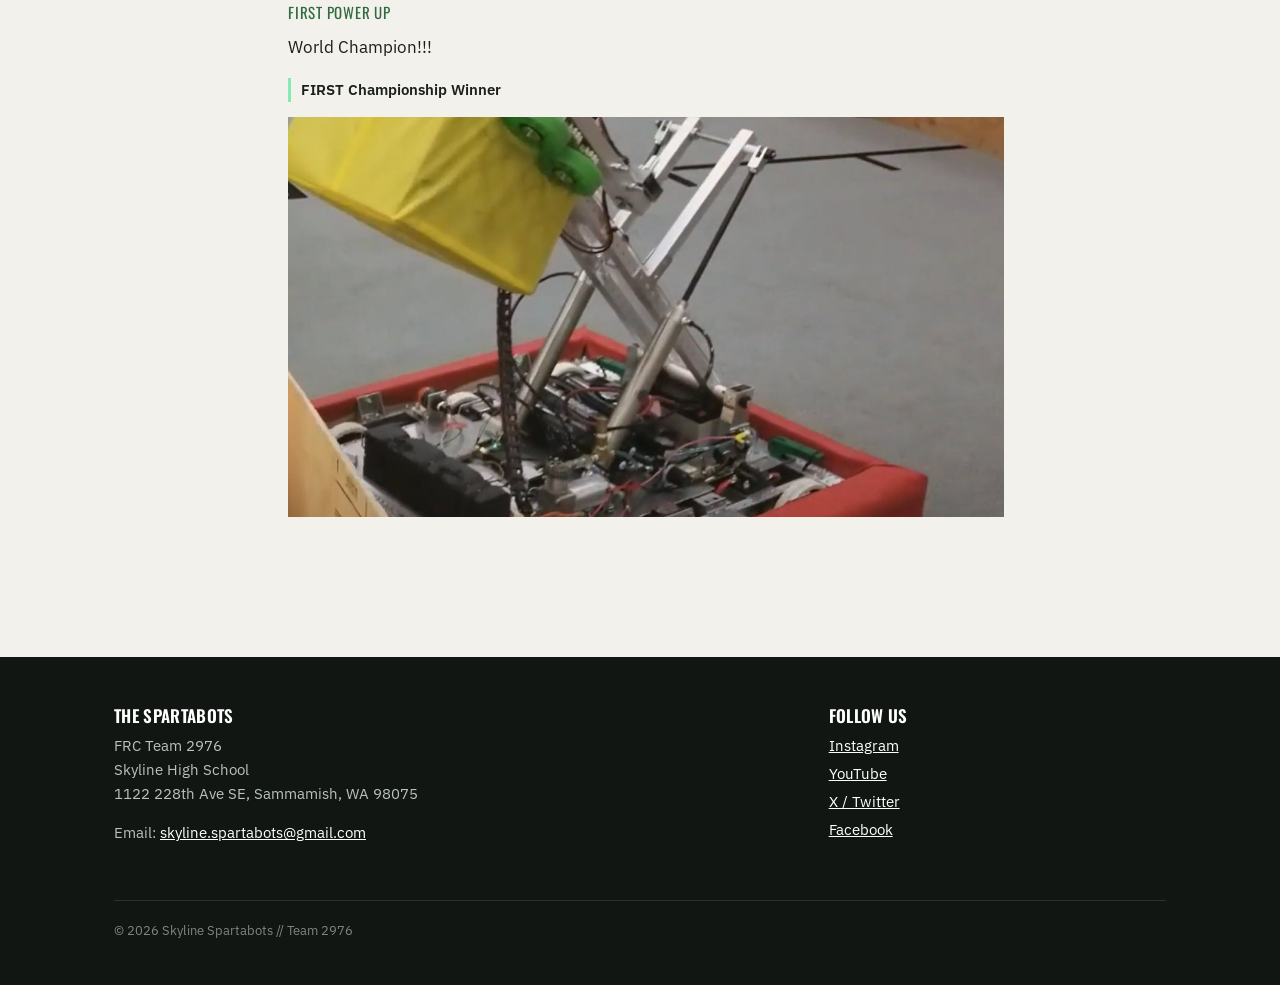
<file: robots.html>
<!DOCTYPE html>
<html lang="en">
<head>
  <meta charset="utf-8">
  <meta name="viewport" content="width=device-width, initial-scale=1">
  <title>Robots | The Spartabots 2976</title>
  <meta name="description" content="Every Spartabots robot since 2018, from world champion HERMES to HADES.">
  <meta name="theme-color" content="#173b26">
  <link rel="icon" href="img/helmet.png">
  <link rel="stylesheet" href="css/style.css">
</head>
<body>

<header class="top">
  <div class="wrap">
    <a class="brand" href="index.html"><img src="img/helmet.png" alt="">Spartabots <span>2976</span></a>
    <button class="menu-btn" aria-expanded="false">Menu</button>
    <nav class="nav">
      <a href="index.html">Home</a>
      <a href="robots.html" class="here">Robots</a>
      <a href="history.html">History</a>
      <a href="sponsors.html">Sponsors</a>
    </nav>
  </div>
</header>

<div class="page-head">
  <div class="wrap">
    <h1>Robots</h1>
    <p>Since 2018 every robot has had a name from Greek mythology. Newest first.</p>
  </div>
</div>

<div class="wrap content">
  <div class="timeline">
    <div class="tl-line"><span></span></div>

    <article class="bot reveal" id="hades">
      <div class="bot-year">2026</div>
      <div class="bot-body">
        <h2>Hades</h2>
        <div class="meta">REBUILT</div>
        <p>A shooter on a swerve drive that could line itself up with the goal.</p>
        <p class="won">District FIRST Impact Award &middot; Judges' Award</p>
        <div class="bot-pic"><img data-depth=".08" src="img/hades.jpg" alt="HADES on a dark stage under red light" loading="lazy"></div>
      </div>
    </article>

    <article class="bot reveal" id="ares">
      <div class="bot-year">2025</div>
      <div class="bot-body">
        <h2>Ares</h2>
        <div class="meta">REEFSCAPE</div>
        <p>Scored coral on the reef with a tall elevator. The team's Impact Award at the District Championship sent Ares to the FIRST Championship in Houston.</p>
        <p class="won">District Championship FIRST Impact Award &middot; Judges' Award</p>
        <div class="bot-pic"><img data-depth=".08" src="img/ares.jpg" alt="ARES on the field with its elevator up" loading="lazy"></div>
      </div>
    </article>

    <article class="bot reveal" id="artemis">
      <div class="bot-year">2024</div>
      <div class="bot-body">
        <h2>Artemis</h2>
        <div class="meta">CRESCENDO</div>
        <p>Finished quals 30th at Auburn, was picked by the 8th alliance, and made the finals.</p>
        <p class="won">Event Finalist &middot; Creativity Award</p>
        <div class="bot-pic"><img data-depth=".08" src="img/artemis.jpg" alt="ARTEMIS on a dark stage with blue 2976 bumpers" loading="lazy"></div>
      </div>
    </article>

    <article class="bot reveal" id="zeus">
      <div class="bot-year">2023</div>
      <div class="bot-body">
        <h2>Zeus</h2>
        <div class="meta">CHARGED UP</div>
        <p>An arm that placed cones and cubes on the grid. Picked in the first round at both of its events.</p>
        <div class="bot-pic"><img data-depth=".08" src="img/zeus.jpg" alt="ZEUS with its arm raised on a black background" loading="lazy"></div>
      </div>
    </article>

    <article class="bot reveal" id="chronos">
      <div class="bot-year">2022</div>
      <div class="bot-body">
        <h2>Chronos</h2>
        <div class="meta">RAPID REACT</div>
        <p>Our best season since 2018. 4th in the Pacific Northwest in district points, finalist at the District Championship, and a trip back to Houston.</p>
        <p class="won">Excellence in Engineering &middot; Autonomous Award &middot; Quality Award</p>
        <div class="bot-pic"><img data-depth=".08" src="img/chronos.jpg" alt="CHRONOS on a dark stage with green lights" loading="lazy"></div>
      </div>
    </article>

    <article class="bot reveal" id="olympus">
      <div class="bot-year">2020</div>
      <div class="bot-body">
        <h2>Olympus</h2>
        <div class="meta">INFINITE RECHARGE</div>
        <p>Made the finals at Glacier Peak, its only event before COVID cancelled the season.</p>
        <p class="won">Innovation in Control Award</p>
        <div class="bot-pic"><img data-depth=".08" src="img/olympus.jpg" alt="OLYMPUS on the field holding yellow power cells, red 2976 bumpers" loading="lazy"></div>
      </div>
    </article>

    <article class="bot reveal" id="khaos">
      <div class="bot-year">2019</div>
      <div class="bot-body">
        <h2>Khaos</h2>
        <div class="meta">DESTINATION: DEEP SPACE</div>
        <p>Made it to the division finals at the FIRST Championship.</p>
        <p class="won">Autonomous Award &middot; Innovation in Control Award</p>
        <div class="bot-pic"><img data-depth=".08" src="img/khaos.jpg" alt="KHAOS in the gym with 2976 bumpers" loading="lazy"></div>
      </div>
    </article>

    <article class="bot reveal" id="hermes">
      <div class="bot-year">2018</div>
      <div class="bot-body">
        <h2>Hermes</h2>
        <div class="meta">FIRST POWER UP</div>
        <p>World Champion!!!</p>
        <p class="won">FIRST Championship Winner</p>
        <div class="bot-pic"><img data-depth=".08" src="img/hermes.jpg" alt="HERMES lifting a yellow power cube, red 2976 bumpers" loading="lazy"></div>
      </div>
    </article>
  </div>
</div>

<footer class="foot">
  <div class="wrap">
    <div>
      <h3>The Spartabots</h3>
      <p>FRC Team 2976<br>Skyline High School<br>1122 228th Ave SE, Sammamish, WA 98075</p>
      <p>Email: <a href="mailto:skyline.spartabots@gmail.com">skyline.spartabots@gmail.com</a></p>
    </div>
    <div>
      <h3>Follow us</h3>
      <ul>
        <li><a href="https://www.instagram.com/spartabots2976/">Instagram</a></li>
        <li><a href="https://www.youtube.com/spartabots">YouTube</a></li>
        <li><a href="https://x.com/spartabots">X / Twitter</a></li>
        <li><a href="https://www.facebook.com/spartabots">Facebook</a></li>
      </ul>
    </div>
    <p class="fine">&copy; <span id="year">2026</span> Skyline Spartabots // Team 2976</p>
  </div>
</footer>

<script src="js/main.js"></script>
</body>
</html>
</file>
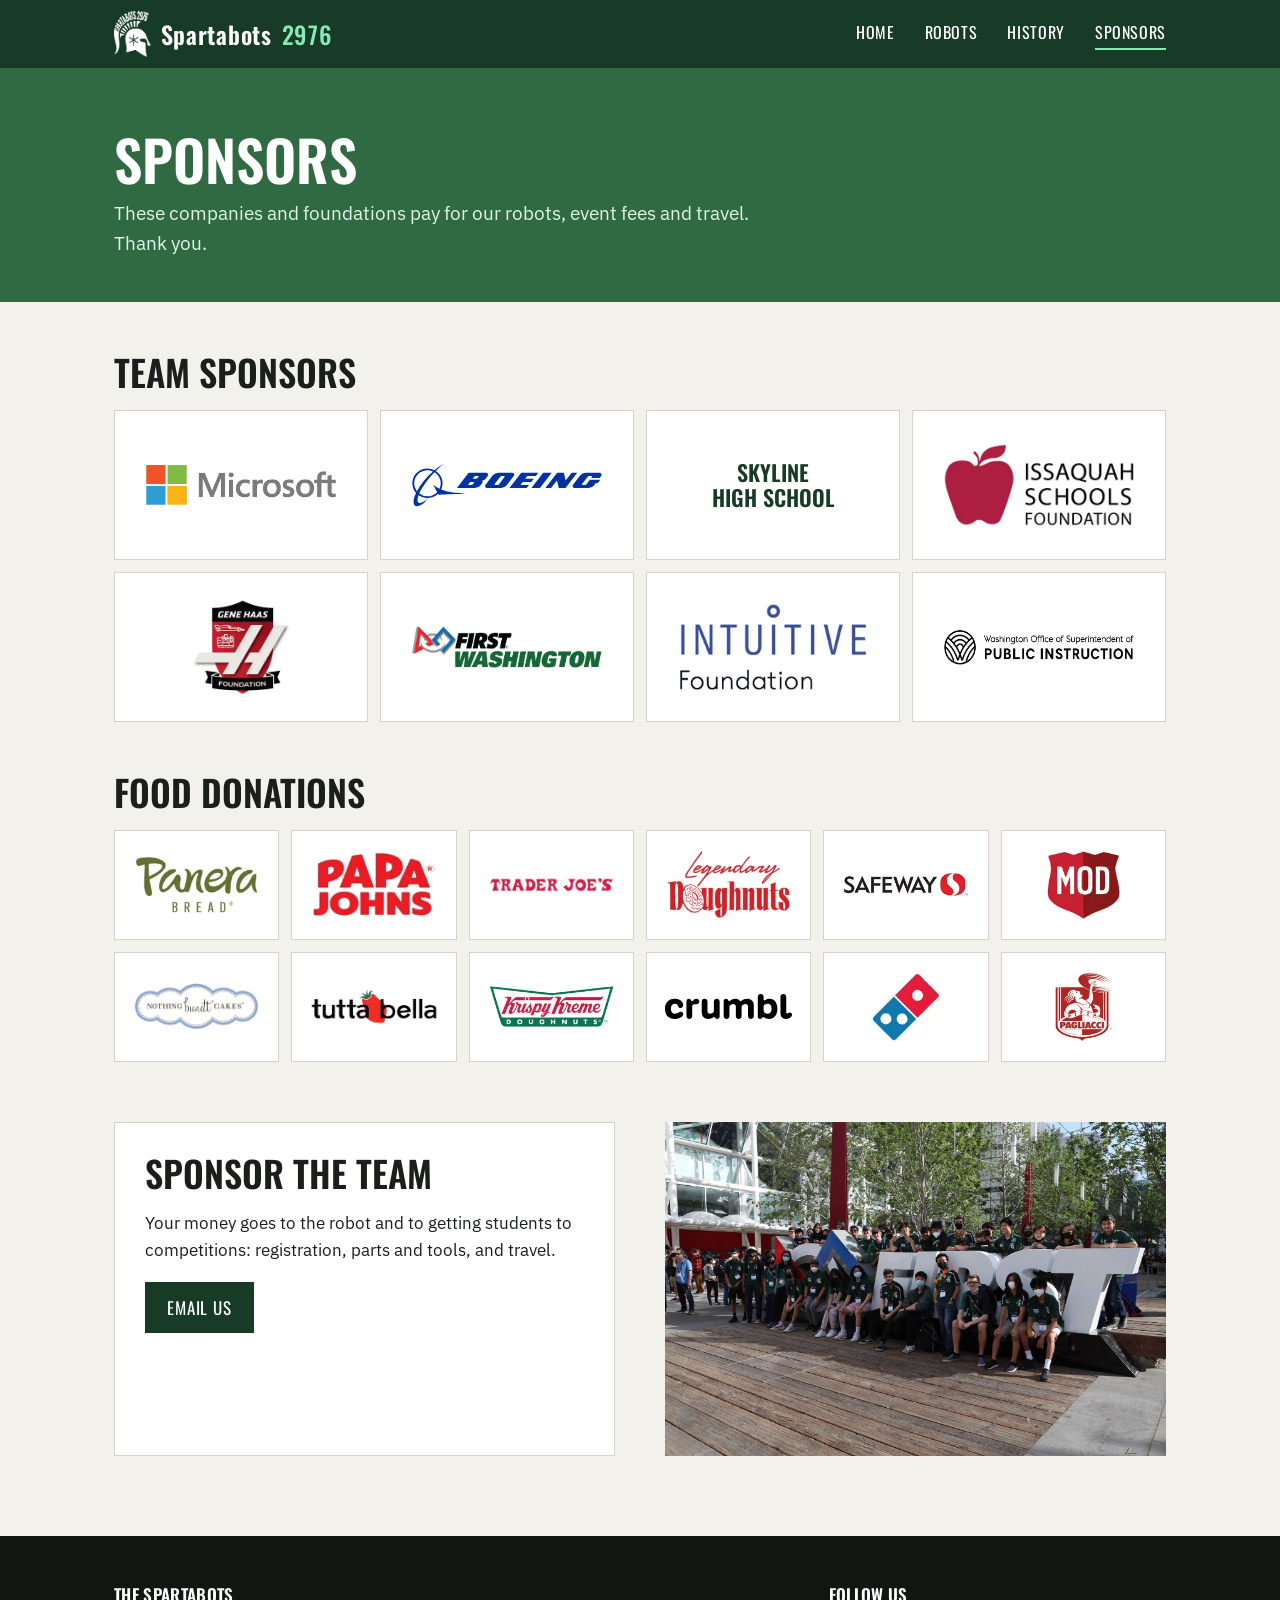
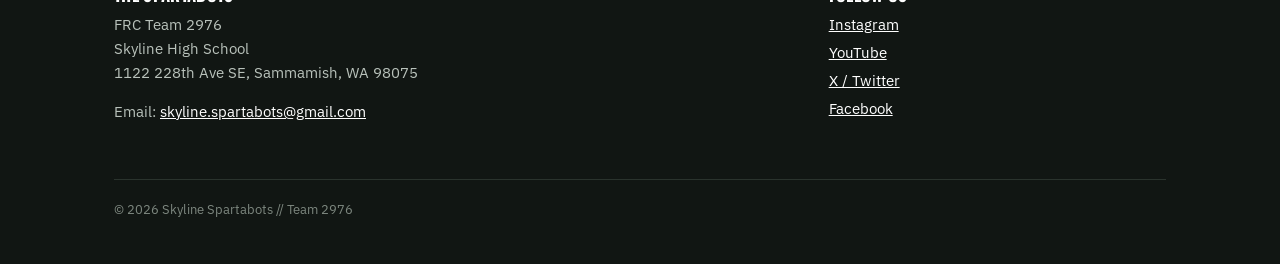
<file: sponsors.html>
<!DOCTYPE html>
<html lang="en">
<head>
  <meta charset="utf-8">
  <meta name="viewport" content="width=device-width, initial-scale=1">
  <title>Sponsors | The Spartabots 2976</title>
  <meta name="description" content="The companies and foundations that keep Team 2976 running, and how to help.">
  <meta name="theme-color" content="#173b26">
  <link rel="icon" href="img/helmet.png">
  <link rel="stylesheet" href="css/style.css">
</head>
<body>

<header class="top">
  <div class="wrap">
    <a class="brand" href="index.html"><img src="img/helmet.png" alt="">Spartabots <span>2976</span></a>
    <button class="menu-btn" aria-expanded="false">Menu</button>
    <nav class="nav">
      <a href="index.html">Home</a>
      <a href="robots.html">Robots</a>
      <a href="history.html">History</a>
      <a href="sponsors.html" class="here">Sponsors</a>
    </nav>
  </div>
</header>

<div class="page-head">
  <div class="wrap">
    <h1>Sponsors</h1>
    <p>These companies and foundations pay for our robots, event fees and travel. Thank you.</p>
  </div>
</div>

<div class="wrap content">
  <h2>Team sponsors</h2>
  <ul class="logos big">
    <li class="reveal"><img src="img/sponsors/microsoft.png" alt="Microsoft" loading="lazy"></li>
    <li class="reveal"><img src="img/sponsors/boeing.svg" alt="Boeing" loading="lazy"></li>
    <li class="text-logo reveal">Skyline<br>High School</li>
    <li class="reveal"><img src="img/sponsors/isf.png" alt="Issaquah Schools Foundation" loading="lazy"></li>
    <li class="reveal"><img src="img/sponsors/haas.png" alt="Gene Haas Foundation" loading="lazy"></li>
    <li class="reveal"><img src="img/sponsors/first-wa.png" alt="FIRST Washington" loading="lazy"></li>
    <li class="reveal"><img src="img/sponsors/intuitive.png" alt="Intuitive Foundation" loading="lazy"></li>
    <li class="reveal"><img src="img/sponsors/ospi.png" alt="Washington Office of Superintendent of Public Instruction" loading="lazy"></li>
  </ul>

  <h2>Food donations</h2>
  <ul class="logos">
    <li class="reveal"><img src="img/sponsors/panera.png" alt="Panera Bread" loading="lazy"></li>
    <li class="reveal"><img src="img/sponsors/papajohns.png" alt="Papa Johns" loading="lazy"></li>
    <li class="reveal"><img src="img/sponsors/traderjoes.png" alt="Trader Joe's" loading="lazy"></li>
    <li class="reveal"><img src="img/sponsors/legendary.png" alt="Legendary Doughnuts" loading="lazy"></li>
    <li class="reveal"><img src="img/sponsors/safeway.png" alt="Safeway" loading="lazy"></li>
    <li class="reveal"><img src="img/sponsors/mod.png" alt="MOD Pizza" loading="lazy"></li>
    <li class="reveal"><img src="img/sponsors/bundt.png" alt="Nothing Bundt Cakes" loading="lazy"></li>
    <li class="reveal"><img src="img/sponsors/tuttabella.png" alt="Tutta Bella" loading="lazy"></li>
    <li class="reveal"><img src="img/sponsors/krispykreme.png" alt="Krispy Kreme" loading="lazy"></li>
    <li class="reveal"><img src="img/sponsors/crumbl.svg" alt="Crumbl" loading="lazy"></li>
    <li class="reveal"><img src="img/sponsors/dominos.png" alt="Domino's" loading="lazy"></li>
    <li class="reveal"><img src="img/sponsors/pagliacci.png" alt="Pagliacci Pizza" loading="lazy"></li>
  </ul>

  <div class="sponsor-cols" style="margin-top:60px">
    <div class="box reveal">
      <h2>Sponsor the team</h2>
      <p>Your money goes to the robot and to getting students to competitions: registration, parts and tools, and travel.</p>
      <p><a class="btn" href="mailto:skyline.spartabots@gmail.com?subject=Sponsoring%20Team%202976">Email us</a></p>
    </div>
    <img class="side-photo reveal" src="img/houston.jpg" alt="The team sitting in front of a giant FIRST sign" loading="lazy">
  </div>
</div>

<footer class="foot">
  <div class="wrap">
    <div>
      <h3>The Spartabots</h3>
      <p>FRC Team 2976<br>Skyline High School<br>1122 228th Ave SE, Sammamish, WA 98075</p>
      <p>Email: <a href="mailto:skyline.spartabots@gmail.com">skyline.spartabots@gmail.com</a></p>
    </div>
    <div>
      <h3>Follow us</h3>
      <ul>
        <li><a href="https://www.instagram.com/spartabots2976/">Instagram</a></li>
        <li><a href="https://www.youtube.com/spartabots">YouTube</a></li>
        <li><a href="https://x.com/spartabots">X / Twitter</a></li>
        <li><a href="https://www.facebook.com/spartabots">Facebook</a></li>
      </ul>
    </div>
    <p class="fine">&copy; <span id="year">2026</span> Skyline Spartabots // Team 2976</p>
  </div>
</footer>

<script src="js/main.js"></script>
</body>
</html>
</file>
<file: css/style.css>
@import url('https://fonts.googleapis.com/css2?family=IBM+Plex+Sans:ital,wght@0,400;0,500;0,600;1,400&family=Oswald:wght@500;600;700&display=swap');

:root {
  --green: #306a42;
  --dark: #173b26;
  --mint: #84ebb2;
  --paper: #f3f1ec;
  --ink: #1b1f1c;
  --gray: #5d655f;
  --line: #d6d3ca;
}

*, *::before, *::after { box-sizing: border-box; }

/* scrollbar. chrome ignores the ::-webkit ones if scrollbar-color is set, so that's firefox only */
::-webkit-scrollbar { width: 12px; height: 12px; }
::-webkit-scrollbar-track { background: var(--paper); }
::-webkit-scrollbar-thumb {
  background: var(--green);
  border: 3px solid var(--paper);
  border-radius: 6px;
}
::-webkit-scrollbar-thumb:hover { background: var(--dark); }
@supports (-moz-appearance: none) {
  html { scrollbar-color: var(--green) var(--paper); }
}

/* page to page cross-fade (chrome/edge/safari 18+, others just navigate) */
@view-transition { navigation: auto; }
.top { view-transition-name: site-top; }
::view-transition-old(root) { animation: .2s ease-in both vt-out; }
::view-transition-new(root) { animation: .35s ease-out both vt-in; }
@keyframes vt-out { to { opacity: 0; } }
@keyframes vt-in { from { opacity: 0; translate: 0 16px; } }

/* sticky header covers anchor targets otherwise */
:target { scroll-margin-top: 80px; }

html { -webkit-text-size-adjust: 100%; text-size-adjust: 100%; }

body {
  margin: 0;
  background: var(--paper);
  color: var(--ink);
  font-family: 'IBM Plex Sans', Arial, sans-serif;
  font-size: 17px;
  line-height: 1.6;
}

img { max-width: 100%; display: block; }

a { color: var(--green); }
a:hover { color: var(--dark); }

h1, h2, h3 {
  font-family: 'Oswald', 'Arial Narrow', sans-serif;
  font-weight: 600;
  line-height: 1.1;
  text-transform: uppercase;
  margin: 0 0 .5em;
}
h1 { font-size: 56px; }
h2 { font-size: 36px; }
h3 { font-size: 22px; letter-spacing: .02em; }

p { margin: 0 0 1em; }

.wrap {
  max-width: 1100px;
  margin: 0 auto;
  padding: 0 24px;
}

/* header */

.top {
  background: var(--dark);
  color: #fff;
  position: sticky;
  top: 0;
  z-index: 10;
  transition: box-shadow .3s;
}
.top.scrolled { box-shadow: 0 2px 14px rgba(0,0,0,.3); }
.top .wrap {
  display: flex;
  align-items: center;
  justify-content: space-between;
  height: 68px;
}
.brand {
  display: flex;
  align-items: center;
  gap: 10px;
  color: #fff;
  text-decoration: none;
  font-family: 'Oswald', sans-serif;
  font-size: 24px;
  font-weight: 600;
  letter-spacing: .03em;
}
.brand:hover { color: #fff; }
.brand img { height: 46px; width: auto; transition: transform .3s; }
.brand span { color: var(--mint); font-weight: 500; }

.nav a {
  color: #fff;
  text-decoration: none;
  font-family: 'Oswald', sans-serif;
  text-transform: uppercase;
  font-size: 16px;
  letter-spacing: .04em;
  margin-left: 26px;
  padding: 4px 0;
  position: relative;
}
.nav a::after {
  content: '';
  position: absolute;
  left: 0;
  right: 0;
  bottom: -2px;
  height: 2px;
  background: var(--mint);
  transform: scaleX(0);
  transform-origin: left;
  transition: transform .25s;
}
.nav a:hover { color: #fff; }
.nav a:hover::after,
.nav a.here::after { transform: scaleX(1); }

.menu-btn {
  display: none;
  background: none;
  border: 2px solid rgba(255,255,255,.5);
  color: #fff;
  font: 600 14px 'Oswald', sans-serif;
  text-transform: uppercase;
  letter-spacing: .05em;
  padding: 9px 14px;
  cursor: pointer;
}

/* home. by default this is a normal hero; with .pin (added by main.js unless you
   prefer reduced motion) the first screen stays put while the photo zooms and darkens */

.hero { position: relative; overflow: clip; }
.hero-pic {
  position: relative;
  overflow: hidden;
  height: calc(100vh - 68px);
  height: calc(100svh - 68px);
  min-height: 480px;
}
.hero-pic::after {
  content: '';
  position: absolute;
  inset: 0;
  background: #0b0d0c;
  opacity: calc(var(--p, 0) * .72);
}
.hero img {
  position: absolute;
  inset: 0;
  width: 100%;
  height: 100%;
  object-fit: cover;
  object-position: center 40%;
  scale: calc(1 + var(--p, 0) * .14);
  animation: fade-in 1s both;
}
.hero .tag {
  position: absolute;
  left: 0;
  bottom: 48px;
  background: var(--green);
  color: #fff;
  padding: 28px 48px 26px;
  max-width: calc(100% - 24px);
  animation: slide-in .7s .3s ease-out both;
  opacity: clamp(0, 1 - var(--p, 0) * 5, 1);
  translate: calc(var(--p, 0) * -140px) 0;
}
.hero-lines { display: none; }

.pin .hero-stage {
  height: calc(100vh - 68px + 120vh);
  height: calc(100svh - 68px + 120svh);
}
.pin .hero { position: sticky; top: 68px; }
.pin .hero-lines {
  position: absolute;
  inset: 0;
  display: flex;
  flex-direction: column;
  justify-content: center;
  padding: 0 max(24px, calc((100vw - 1100px) / 2 + 24px));
  pointer-events: none;
}
.hero-lines p {
  margin: 0 0 .1em;
  color: #fff;
  font: 700 clamp(38px, 6.6vw, 96px)/1.02 'Oswald', sans-serif;
  text-transform: uppercase;
  opacity: clamp(0, (var(--p, 0) - var(--at)) * 7, 1);
  translate: 0 calc((1 - clamp(0, (var(--p, 0) - var(--at)) * 7, 1)) * 40px);
}
.hero-lines span { color: var(--mint); }
@keyframes slide-in { from { transform: translateX(-105%); } }
@keyframes fade-in { from { opacity: 0; } }

/* home page video */

.reel {
  background: #0c0b12;
  padding: 60px 0;
}
.reel h2 { color: #fff; margin-bottom: 18px; }
/* the video is wider than the text column, so this section's wrap spans the page */
.reel .wrap { max-width: none; }
.reel-box {
  position: relative;
  aspect-ratio: 16 / 9;
  background: #000;
  width: min(1400px, calc(100vw - 48px), calc((100svh - 150px) * 16 / 9));
  margin: 0 auto;
  overflow: hidden;
}
.reel h2 { width: min(1400px, calc(100vw - 48px), calc((100svh - 150px) * 16 / 9)); margin-left: auto; margin-right: auto; }
.reel video { width: 100%; height: 100%; display: block; cursor: pointer; }
.reel video:focus-visible { outline: 3px solid var(--mint); outline-offset: 3px; }

/* shows while the video is paused. pointer-events off so clicks go to the video */
.paused-icon {
  position: absolute;
  left: 50%;
  top: 50%;
  width: 84px;
  height: 84px;
  margin: -42px 0 0 -42px;
  border-radius: 50%;
  background: rgba(0,0,0,.6);
  border: 2px solid rgba(255,255,255,.9);
  display: flex;
  align-items: center;
  justify-content: center;
  gap: 12px;
  pointer-events: none;
  opacity: 0;
  transform: scale(.8);
  transition: opacity .2s, transform .25s cubic-bezier(.3,1.4,.6,1);
}
.paused-icon i { width: 9px; height: 32px; background: #fff; border-radius: 2px; }
.reel-box.paused .paused-icon { opacity: 1; transform: none; }
.reel-box::before {
  content: '';
  position: absolute;
  inset: 0;
  background: rgba(0,0,0,.35);
  opacity: 0;
  pointer-events: none;
  transition: opacity .2s;
}
.reel-box.paused::before { opacity: 1; }
.sound-btn {
  position: absolute;
  right: 14px;
  bottom: 14px;
  background: rgba(0,0,0,.6);
  color: #fff;
  border: 1px solid rgba(255,255,255,.5);
  font: 600 14px 'Oswald', sans-serif;
  text-transform: uppercase;
  letter-spacing: .05em;
  padding: 9px 14px;
  cursor: pointer;
  transition: background .2s, color .2s;
}
.sound-btn:hover { background: var(--mint); color: var(--dark); }

/* robot lineup. a swipeable row by default; with .pin, scrolling down slides it sideways */

.lineup { position: relative; padding: 60px 0; }
.lineup-pin { display: flex; flex-direction: column; justify-content: center; gap: 22px; }
.lineup-head { display: flex; justify-content: space-between; align-items: baseline; width: 100%; }
.lineup-head h2 { margin: 0; }
.lineup-head a { font-family: 'Oswald', sans-serif; text-transform: uppercase; letter-spacing: .04em; }
.lineup-track {
  display: flex;
  gap: 18px;
  overflow-x: auto;
  padding: 0 max(24px, calc((100vw - 1100px) / 2 + 24px)) 12px;
}
.card {
  position: relative;
  flex: 0 0 auto;
  width: min(440px, 72vw);
  height: min(58vh, 540px);
  overflow: hidden;
  background: #111;
  color: #fff;
  text-decoration: none;
}
.card img { width: 100%; height: 100%; object-fit: cover; transition: transform .6s; }
.card-year {
  position: absolute;
  left: 16px;
  top: 14px;
  background: rgba(0,0,0,.6);
  padding: 2px 10px;
  font: 600 17px 'Oswald', sans-serif;
  letter-spacing: .05em;
}
.card-name {
  position: absolute;
  left: 0;
  bottom: 0;
  background: var(--dark);
  padding: 10px 20px 8px;
  font: 700 clamp(32px, 4vw, 54px)/1 'Oswald', sans-serif;
  text-transform: uppercase;
  transition: background .25s, color .25s;
}

.pin .lineup { padding: 0; }
.pin .lineup-pin {
  position: sticky;
  top: 68px;
  height: calc(100vh - 68px);
  height: calc(100svh - 68px);
  overflow: hidden;
}
.pin .lineup-track { overflow: visible; width: max-content; padding-bottom: 0; }

.intro {
  display: grid;
  grid-template-columns: 1.3fr 1fr;
  gap: 60px;
  padding: 80px 0 70px;
}
.intro .lead { font-size: 22px; line-height: 1.5; }
.intro aside {
  border-left: 3px solid var(--green);
  padding-left: 24px;
  font-size: 15px;
}
.intro aside dl { margin: 0; }
.intro aside dt {
  font-weight: 600;
  margin-top: 12px;
}
.intro aside dt:first-child { margin-top: 0; }
.intro aside dd { margin: 0; color: var(--gray); }

section.block { padding: 60px 0; border-top: 1px solid var(--line); }

.season {
  display: grid;
  grid-template-columns: 1fr 1.2fr;
  gap: 50px;
  align-items: start;
}

table.results {
  width: 100%;
  border-collapse: collapse;
  font-size: 15px;
}
.results th {
  text-align: left;
  font-family: 'Oswald', sans-serif;
  font-weight: 500;
  text-transform: uppercase;
  letter-spacing: .04em;
  font-size: 14px;
  color: var(--gray);
  border-bottom: 2px solid var(--ink);
  padding: 6px 10px 6px 0;
}
.results td {
  padding: 10px 10px 10px 0;
  border-bottom: 1px solid var(--line);
  vertical-align: top;
}
.results td.num { white-space: nowrap; }
.results tr.big td { background: #e3efe6; }

/* 2018 story. by default every line just shows; with .pin the section holds still
   and each stretch of scrolling brings in the next line */

.story { background: var(--dark); color: #e8efe9; }
.story-pin { position: relative; overflow: hidden; padding: 80px 0; }
.story-bg {
  position: absolute;
  inset: 0;
  width: 100%;
  height: 100%;
  object-fit: cover;
  opacity: .2;
  filter: grayscale(.4);
  scale: calc(1 + var(--p, 0) * .25);
}
.story-year {
  position: absolute;
  right: max(24px, calc((100vw - 1100px) / 2 + 24px));
  bottom: -.14em;
  font: 700 min(36vw, 420px)/1 'Oswald', sans-serif;
  color: transparent;
  -webkit-text-stroke: 2px rgba(132,235,178,.35);
  pointer-events: none;
  translate: 0 calc((.5 - var(--p, 0)) * 140px);
}
.story-steps { position: relative; }
.step {
  margin: 0 0 .4em;
  color: #fff;
  font: 600 clamp(30px, 4.6vw, 64px)/1.08 'Oswald', sans-serif;
  text-transform: uppercase;
}
.step h2 { margin: 0 0 .2em; color: var(--mint); font-size: clamp(48px, 8vw, 120px); }
.step p { max-width: 640px; color: #dfe9e2; font: 400 18px/1.6 'IBM Plex Sans', Arial, sans-serif; text-transform: none; }
.step a { color: var(--mint); }
.story-ticks { display: none; }

.pin .story { height: calc(100vh - 68px + 330vh); height: calc(100svh - 68px + 330svh); }
.pin .story-pin {
  position: sticky;
  top: 68px;
  height: calc(100vh - 68px);
  height: calc(100svh - 68px);
  padding: 0;
  display: flex;
  align-items: center;
}
.pin .story-steps { display: grid; width: 100%; }
.pin .step {
  grid-area: 1 / 1;
  align-self: center;
  margin: 0;
  opacity: 0;
  visibility: hidden;
  translate: 0 40px;
  transition: opacity .45s, translate .45s, visibility 0s .45s;
}
.pin .step.on { opacity: 1; visibility: visible; translate: 0 0; transition-delay: 0s; }
.pin .story-ticks {
  position: absolute;
  left: max(24px, calc((100vw - 1100px) / 2 + 24px));
  bottom: 34px;
  display: flex;
  gap: 8px;
  margin: 0;
  padding: 0;
  list-style: none;
}
.story-ticks li { width: 30px; height: 4px; background: rgba(255,255,255,.25); transition: background .3s; }
.story-ticks li.on { background: var(--mint); }

.photos {
  display: grid;
  grid-template-columns: repeat(6, 1fr);
  grid-auto-rows: 170px;
  gap: 8px;
}
.photos figure { margin: 0; position: relative; overflow: hidden; }
.photos img {
  position: absolute;
  left: 0;
  top: -8%;
  width: 100%;
  height: 116%;
  object-fit: cover;
  transition: transform .6s;
}
.photos figcaption {
  position: absolute;
  left: 0;
  bottom: 0;
  background: rgba(23,59,38,.88);
  color: #fff;
  font-size: 13px;
  padding: 3px 9px;
  transition: background .25s, color .25s;
}
.photos .a { grid-column: span 4; grid-row: span 2; }
.photos .b { grid-column: span 2; grid-row: span 2; }
.photos .c { grid-column: span 2; }
.photos .d { grid-column: span 2; }
.photos .e { grid-column: span 2; }

.btn {
  display: inline-block;
  background: var(--dark);
  color: #fff;
  text-decoration: none;
  font-family: 'Oswald', sans-serif;
  text-transform: uppercase;
  letter-spacing: .05em;
  padding: 12px 22px;
  white-space: nowrap;
  transition: background .2s, transform .2s;
}
.btn:hover { background: #000; color: #fff; }

/* inner pages */

.page-head {
  background: var(--green);
  color: #fff;
  padding: 60px 0 44px;
}
.page-head h1 { margin: 0 0 8px; }
.page-head p { margin: 0; max-width: 640px; color: #dff5e8; font-size: 19px; }

.content { padding-top: 50px; padding-bottom: 80px; }
.content .narrow { max-width: 720px; }

/* robots */

.timeline { position: relative; }
.tl-line {
  position: absolute;
  left: 130px;
  top: 10px;
  bottom: 40px;
  width: 3px;
  background: var(--line);
}
.tl-line span { display: block; width: 100%; height: 0; background: var(--green); }

.bot {
  position: relative;
  display: grid;
  grid-template-columns: 130px 1fr;
  padding-bottom: 60px;
}
.bot::before {
  content: '';
  position: absolute;
  left: 122px;
  top: 12px;
  width: 19px;
  height: 19px;
  border-radius: 50%;
  background: var(--paper);
  border: 3px solid var(--line);
  transition: background .3s, border-color .3s, transform .3s;
}
.bot.lit::before { background: var(--green); border-color: var(--green); transform: scale(1.25); }
.bot-year {
  font-family: 'Oswald', sans-serif;
  font-size: 30px;
  font-weight: 700;
  color: #a3a99f;
  transition: color .3s;
}
.bot.lit .bot-year { color: var(--green); }
.bot-body { padding-left: 44px; max-width: 760px; }
.bot h2 { font-size: 48px; margin: 0; }
.bot .meta {
  font-family: 'Oswald', sans-serif;
  text-transform: uppercase;
  letter-spacing: .05em;
  color: var(--green);
  font-size: 15px;
  margin-bottom: 10px;
}
.won {
  border-left: 3px solid var(--mint);
  padding-left: 10px;
  font-weight: 600;
  font-size: 15px;
}
.bot-pic { position: relative; overflow: hidden; max-width: 760px; height: 400px; background: #111; }
.bot-pic img { position: absolute; left: 0; top: -8%; width: 100%; height: 116%; object-fit: cover; transition: transform .6s; }
/* clip the img, not .bot-pic. intersection observer counts clip-path, so a fully clipped box never shows up as visible */
.js .bot-pic img { clip-path: inset(0 100% 0 0); transition: clip-path 1s .25s cubic-bezier(.7,0,.2,1), transform .6s; }
.js .bot-pic.seen img { clip-path: inset(0); }

/* history */

.history-table { font-size: 15px; }
.history-table td:first-child {
  font-family: 'Oswald', sans-serif;
  font-size: 20px;
  font-weight: 600;
  padding-right: 18px;
}
.history-table .game { color: var(--gray); font-size: 14px; display: block; }
.history-table .award { display: block; font-weight: 500; }
.history-table .award + .award { margin-top: 6px; }
.table-scroll { overflow-x: auto; }

/* sponsors */

.sponsor-cols {
  display: grid;
  grid-template-columns: 1fr 1fr;
  gap: 50px;
}
.logos {
  list-style: none;
  padding: 0;
  margin: 0 0 50px;
  display: grid;
  grid-template-columns: repeat(6, 1fr);
  gap: 12px;
}
.logos.big { grid-template-columns: repeat(4, 1fr); }
.logos li {
  background: #fff;
  border: 1px solid var(--line);
  height: 110px;
  padding: 18px;
  display: flex;
  align-items: center;
  justify-content: center;
  transition: transform .25s, box-shadow .25s, border-color .25s;
}
.logos.big li { height: 150px; padding: 26px 30px; }
.logos img { max-width: 100%; max-height: 100%; width: auto; object-fit: contain; }
.logos img[src$=".svg"] { width: 100%; }
.text-logo {
  font-family: 'Oswald', sans-serif;
  font-size: 22px;
  font-weight: 600;
  line-height: 1.15;
  text-transform: uppercase;
  text-align: center;
  color: var(--dark);
}
.side-photo { width: 100%; height: 100%; min-height: 280px; object-fit: cover; }
.note { font-size: 14px; color: var(--gray); }

.box {
  background: #fff;
  border: 1px solid var(--line);
  padding: 30px;
}

/* footer */

.foot {
  background: #111613;
  color: #b9c2bb;
  font-size: 15px;
  padding: 50px 0 30px;
}
.foot .wrap {
  display: grid;
  grid-template-columns: 2fr 1fr;
  gap: 40px;
}
.foot h3 { color: #fff; font-size: 17px; }
.foot a { color: #fff; }
.foot ul { list-style: none; padding: 0; margin: 0; }
.foot li { margin-bottom: 4px; }
.foot .fine {
  grid-column: 1 / -1;
  border-top: 1px solid #2a332d;
  padding-top: 20px;
  font-size: 13px;
  color: #7d877f;
}

/* hover-only stuff, so it doesn't get stuck on after a tap on phones */

@media (hover: hover) {
  .brand:hover img { transform: rotate(-8deg); }
  .photos figure:hover img { transform: scale(1.06); }
  .photos figure:hover figcaption { background: var(--mint); color: var(--dark); }
  .bot-pic:hover img { transform: scale(1.04); }
  .card:hover img { transform: scale(1.05); }
  .card:hover .card-name { background: var(--mint); color: var(--dark); }
  .logos li:hover {
    transform: translateY(-4px);
    border-color: var(--green);
    box-shadow: 0 8px 18px rgba(0,0,0,.08);
  }
  .btn:hover { transform: translateY(-2px); }
}

/* scroll-in animation, classes get added by main.js */

.js .reveal {
  opacity: 0;
  transform: translateY(26px);
  transition: opacity .7s ease, transform .7s ease;
}
.js .reveal.seen { opacity: 1; transform: none; }
/* rows just fade, sliding them makes the table scroll box jump */
.js tr.reveal { transform: none; }

/* phones / small laptops */

@media (max-width: 860px) {
  h1 { font-size: 42px; }
  .hero .tag h1 { font-size: 40px; }
  .hero .tag { position: static; padding: 22px 24px; max-width: none; }
  .hero-pic { height: auto; min-height: 0; aspect-ratio: 2192 / 1302; }
  .pin .hero-pic { height: calc(100svh - 68px); aspect-ratio: auto; }
  .pin .hero .tag { position: absolute; bottom: 24px; right: 24px; }
  .intro, .season, .sponsor-cols { grid-template-columns: 1fr; gap: 30px; }
  .intro { padding: 40px 0; }
  .photos { grid-template-columns: 1fr 1fr; grid-auto-rows: 150px; }
  .photos .a { grid-column: span 2; }
  .photos .b, .photos .c, .photos .d, .photos .e { grid-column: span 1; grid-row: span 1; }
  .lineup-head h2 { font-size: 30px; }
  .reel { padding: 44px 0; }
  .sound-btn { right: 8px; bottom: 8px; padding: 7px 11px; font-size: 13px; }
  .paused-icon { width: 64px; height: 64px; margin: -32px 0 0 -32px; gap: 9px; }
  .paused-icon i { width: 7px; height: 24px; }
  .tl-line { left: 6px; }
  .bot { grid-template-columns: 1fr; padding-left: 36px; padding-bottom: 46px; }
  .bot::before { left: -2px; top: 6px; }
  .bot-year { font-size: 22px; }
  .bot-body { padding-left: 0; }
  .bot h2 { font-size: 38px; }
  .bot-pic { height: 240px; }
  .logos { grid-template-columns: repeat(3, 1fr); }
  .logos.big { grid-template-columns: 1fr 1fr; }
  .logos li { height: 90px; padding: 14px; }
  .logos.big li { height: 120px; padding: 20px; }
  .foot .wrap { grid-template-columns: 1fr; gap: 24px; }

  .menu-btn { display: block; }
  .nav {
    display: none;
    position: absolute;
    top: 68px;
    left: 0;
    right: 0;
    background: var(--dark);
    padding: 8px 24px 18px;
  }
  .nav.open { display: block; }
  .nav a { display: block; margin: 0; padding: 10px 0; border-bottom: 1px solid rgba(255,255,255,.1); }
  .nav a::after { bottom: -1px; }
}

@media (max-width: 480px) {
  body { font-size: 16px; }
  .wrap { padding: 0 16px; }
  .hero .tag { padding: 20px 16px; }
  .brand { font-size: 20px; }
  .brand img { height: 38px; }
  .intro .lead { font-size: 19px; }
}

@media (prefers-reduced-motion: reduce) {
  @view-transition { navigation: none; }
  *, *::before, *::after { animation: none !important; transition: none !important; }
  .js .reveal { opacity: 1; transform: none; }
  .js .bot-pic img { clip-path: none; }
}
</file>
